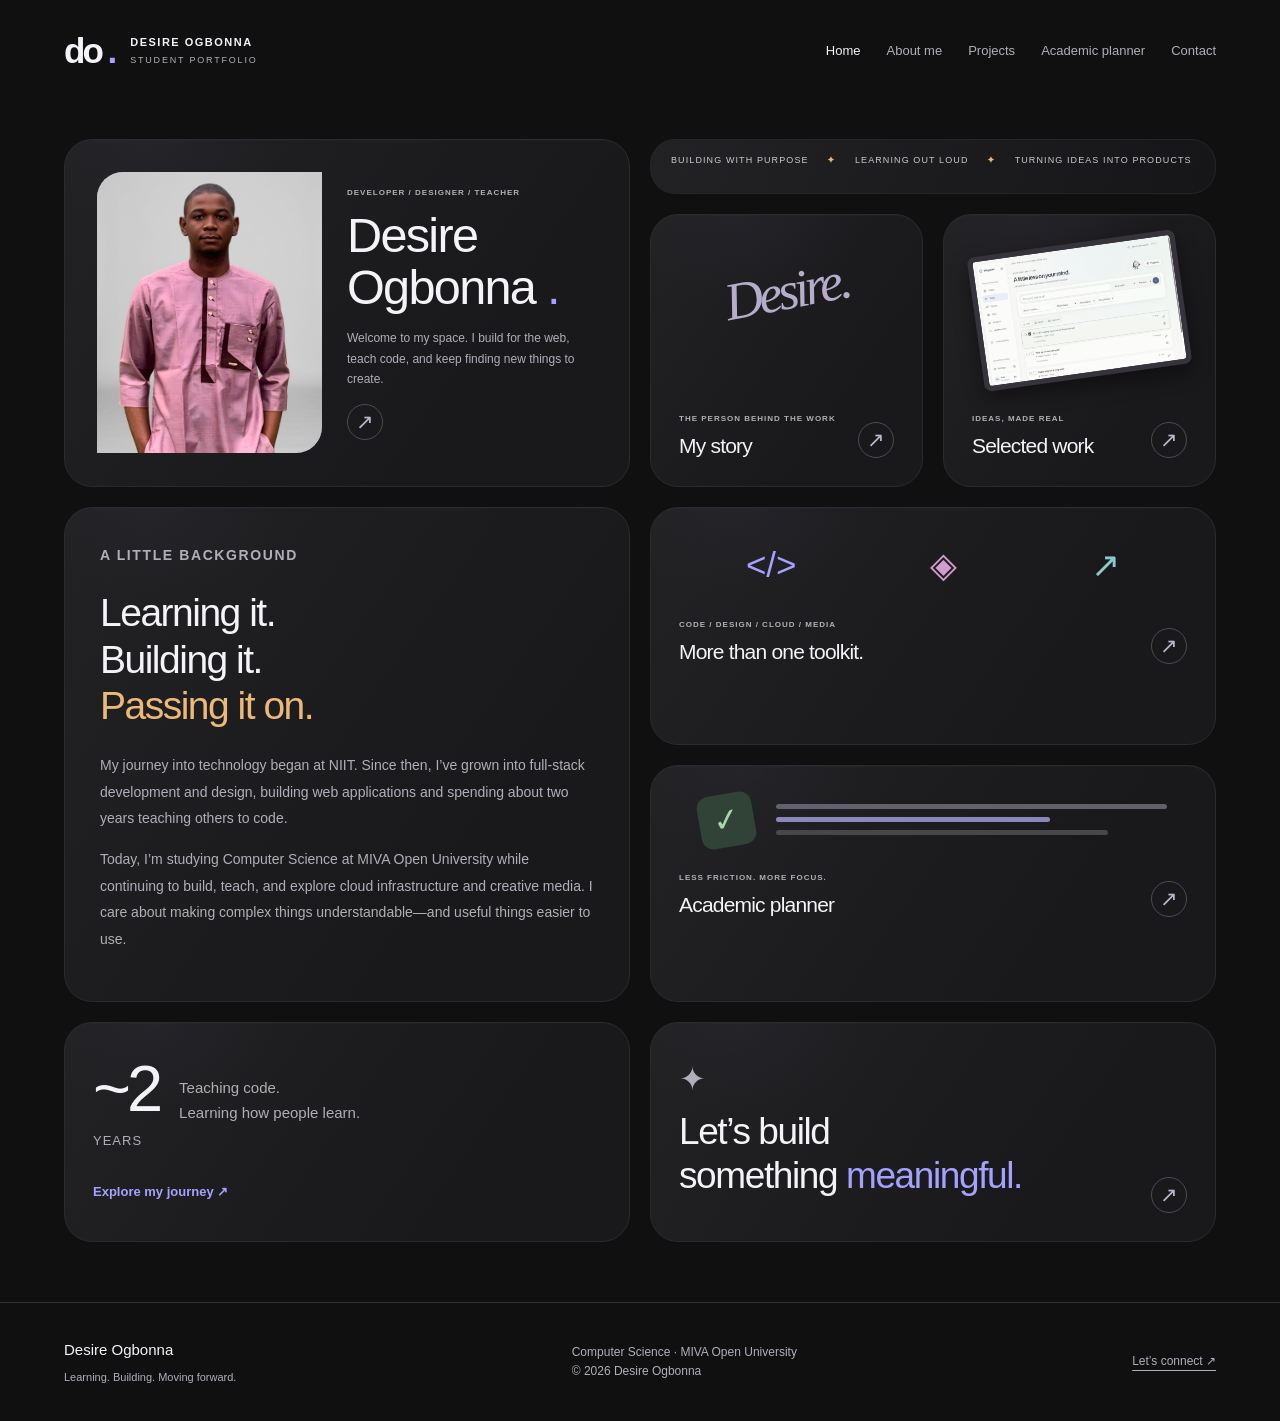
<file: index.html>
<!doctype html>
<html lang="en">
  <head>
    <meta charset="UTF-8" />
    <meta name="viewport" content="width=device-width, initial-scale=1" />
    <meta
      name="description"
      content="Desire Ogbonna, Computer Science student at MIVA Open University. Academic portfolio, projects and study planner."
    />
    <title>Home | Desire Ogbonna</title>
    <link rel="stylesheet" href="assets/styles.css?v=3" />
    <link rel="stylesheet" href="assets/studio.css?v=6" />
    <script src="assets/app.js?v=4" defer></script>
  </head>
  <body>
    <a class="skip" href="#main">Skip to content</a>
    <header class="site-header">
      <a class="brand" href="index.html?v=3">
        <span class="monogram">
          do
          <span>.</span>
        </span>
        <span>
          DESIRE OGBONNA
          <small>STUDENT PORTFOLIO</small>
        </span>
      </a>
      <button class="menu-button" aria-expanded="false" aria-controls="navigation">Menu</button>
      <nav id="navigation" aria-label="Main navigation">
        <a href="index.html?v=3" aria-current="page">Home</a>
        <a href="about.html?v=3">About me</a>
        <a href="projects.html?v=3">Projects</a>
        <a href="planner.html?v=3">Academic planner</a>
        <a href="contact.html?v=3">Contact</a>
      </nav>
    </header>
    <main id="main" class="studio-home">
      <div class="studio-grid">
        <section class="profile-card studio-card reveal">
          <div class="profile-image">
            <img
              src="assets/desire-ogbonna.jpg"
              alt="Desire Ogbonna wearing a pink traditional outfit"
              width="1080"
              height="1350"
            />
          </div>
          <div class="profile-copy">
            <p class="eyebrow">DEVELOPER / DESIGNER / TEACHER</p>
            <h1>
              Desire
              <br />
              Ogbonna
              <span>.</span>
            </h1>
            <p>
              Welcome to my space. I build for the web, teach code, and keep finding new things to
              create.
            </p>
            <a class="round-link" href="about.html?v=3" aria-label="Read more about Desire">↗</a>
          </div>
        </section>
        <div class="studio-ribbon" aria-label="Current focus">
          <span>
            BUILDING WITH PURPOSE
            <b>✦</b>
            LEARNING OUT LOUD
            <b>✦</b>
            TURNING IDEAS INTO PRODUCTS
          </span>
        </div>
        <a class="studio-card credentials-card reveal" href="about.html?v=3">
          <span class="signature" aria-hidden="true">Desire.</span>
          <div class="tile-bottom">
            <div>
              <p class="eyebrow">THE PERSON BEHIND THE WORK</p>
              <h2>My story</h2>
            </div>
            <span class="round-link" aria-hidden="true">↗</span>
          </div>
        </a>
        <a class="studio-card showcase-card reveal" href="projects.html?v=3">
          <div class="mini-browser">
            <img src="assets/tasks-after-desktop.jpg" alt="Waypoint task management interface" />
          </div>
          <div class="tile-bottom">
            <div>
              <p class="eyebrow">IDEAS, MADE REAL</p>
              <h2>Selected work</h2>
            </div>
            <span class="round-link" aria-hidden="true">↗</span>
          </div>
        </a>
        <section class="studio-card biography-card reveal">
          <p class="eyebrow">A LITTLE BACKGROUND</p>
          <h2>
            Learning it.
            <br />
            Building it.
            <br />
            <span>Passing it on.</span>
          </h2>
          <p>
            My journey into technology began at NIIT. Since then, I’ve grown into full-stack
            development and design, building web applications and spending about two years teaching
            others to code.
          </p>
          <p>
            Today, I’m studying Computer Science at MIVA Open University while continuing to build,
            teach, and explore cloud infrastructure and creative media. I care about making complex
            things understandable—and useful things easier to use.
          </p>
        </section>
        <a class="studio-card toolkit-card reveal" href="about.html?v=3#technical-skills">
          <div class="tool-art" aria-hidden="true">
            <span>&lt;/&gt;</span>
            <span>◈</span>
            <span>↗</span>
          </div>
          <div class="tile-bottom">
            <div>
              <p class="eyebrow">CODE / DESIGN / CLOUD / MEDIA</p>
              <h2>More than one toolkit.</h2>
            </div>
            <span class="round-link" aria-hidden="true">↗</span>
          </div>
        </a>
        <a class="studio-card planner-tile reveal" href="planner.html?v=3">
          <div class="planner-art" aria-hidden="true">
            <span>✓</span>
            <div>
              <i></i>
              <i></i>
              <i></i>
            </div>
          </div>
          <div class="tile-bottom">
            <div>
              <p class="eyebrow">LESS FRICTION. MORE FOCUS.</p>
              <h2>Academic planner</h2>
            </div>
            <span class="round-link" aria-hidden="true">↗</span>
          </div>
        </a>
        <section class="studio-card experience-tile reveal">
          <span class="experience-number">
            ~2
            <span>years</span>
          </span>
          <p>
            Teaching code.
            <br />
            Learning how people learn.
          </p>
          <a class="text-link" href="about.html?v=3#education">Explore my journey ↗</a>
        </section>
        <a class="studio-card connect-tile reveal" href="contact.html?v=3">
          <span class="spark-art" aria-hidden="true">✦</span>
          <h2>
            Let’s build
            <br />
            something
            <span>meaningful.</span>
          </h2>
          <span class="round-link" aria-hidden="true">↗</span>
        </a>
      </div>
    </main>
    <footer>
      <a class="footer-name" href="index.html?v=3">
        Desire Ogbonna
        <span>Learning. Building. Moving forward.</span>
      </a>
      <p>
        Computer Science · MIVA Open University
        <br />
        © 2026 Desire Ogbonna
      </p>
      <a href="contact.html?v=3">
        Let’s connect
        <span aria-hidden="true">↗</span>
      </a>
    </footer>
  </body>
</html>
</file>
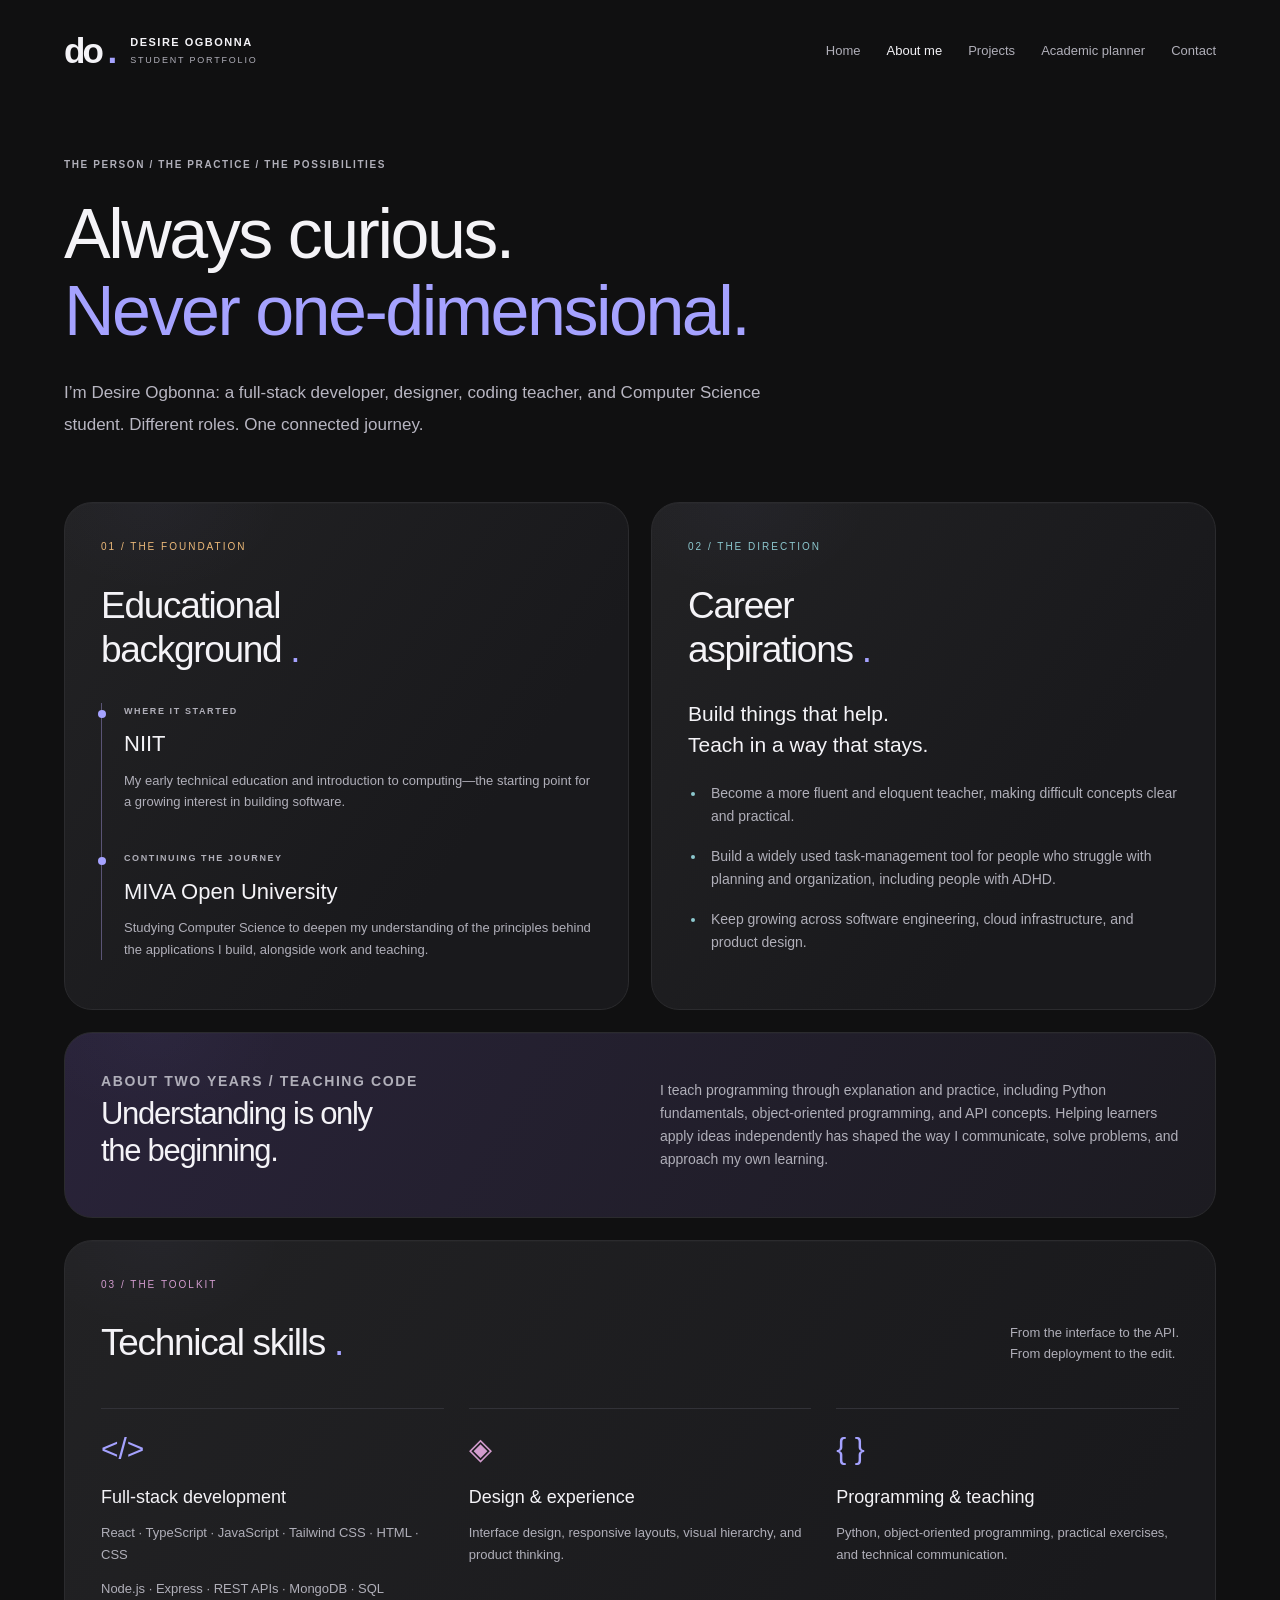
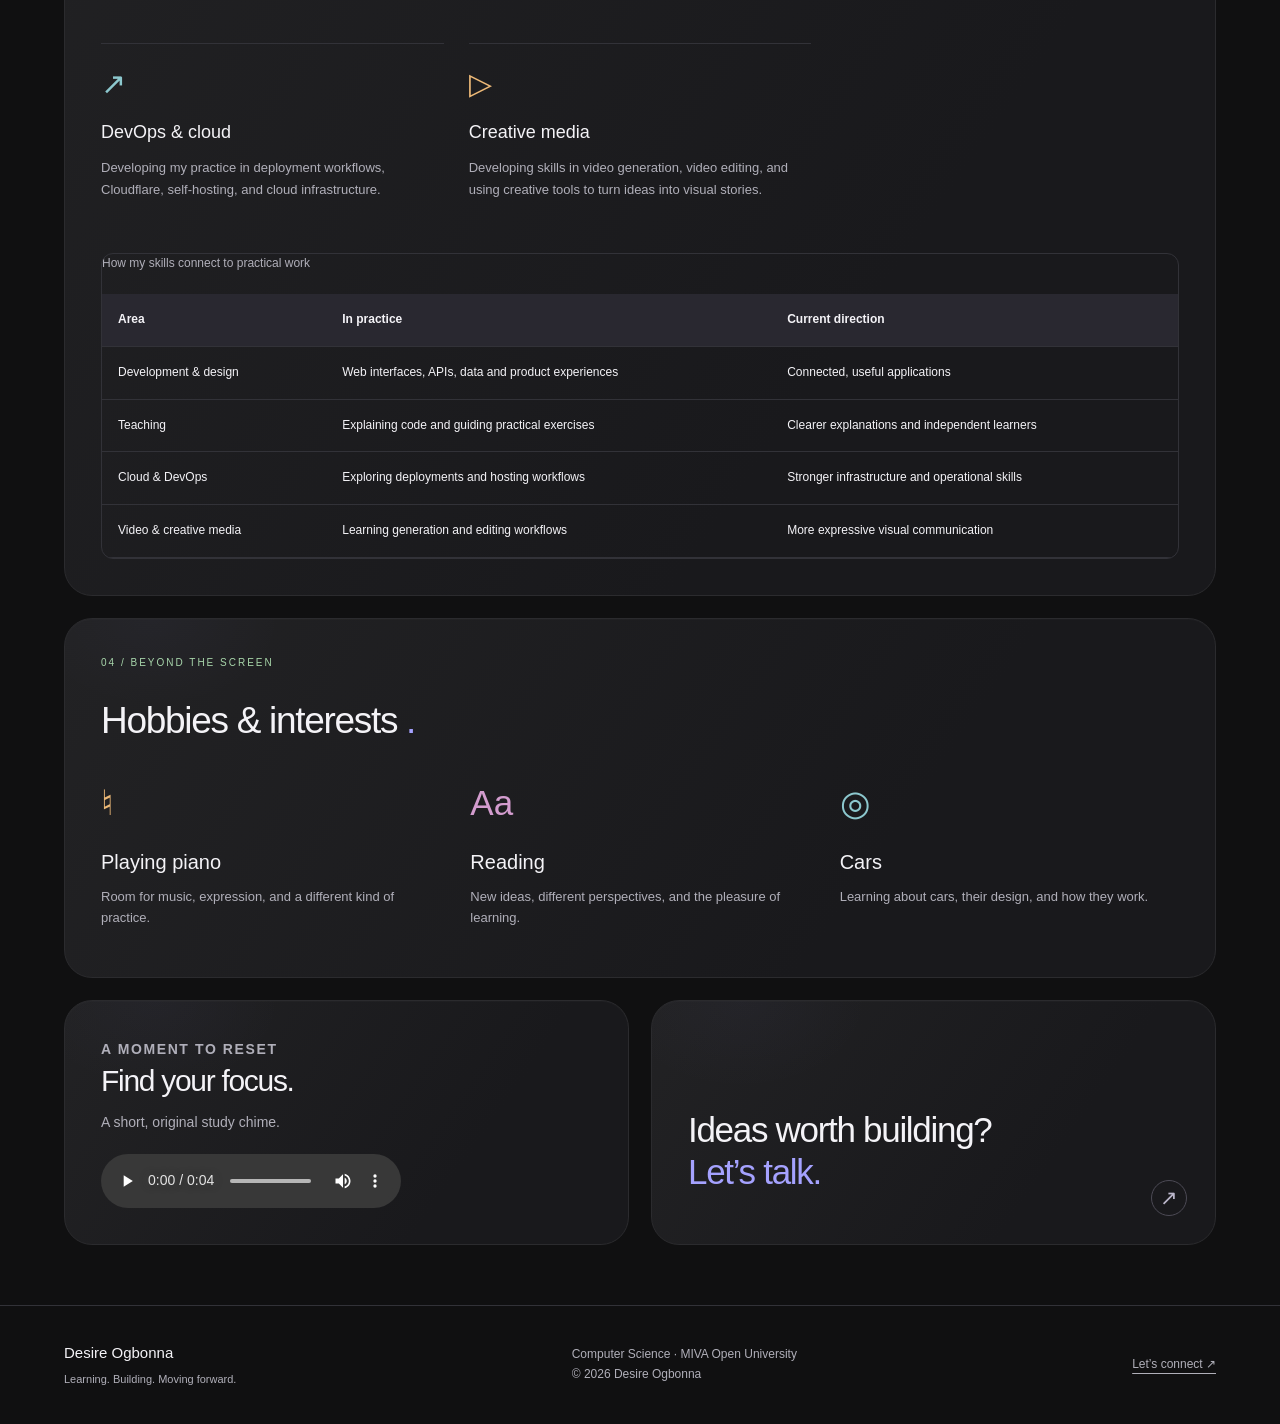
<file: about.html>
<!doctype html>
<html lang="en">
  <head>
    <meta charset="UTF-8" />
    <meta name="viewport" content="width=device-width, initial-scale=1" />
    <meta
      name="description"
      content="Desire Ogbonna, Computer Science student at MIVA Open University. Academic portfolio, projects and study planner."
    />
    <title>About me | Desire Ogbonna</title>
    <link rel="stylesheet" href="assets/styles.css?v=3" />
    <link rel="stylesheet" href="assets/studio.css?v=6" />
    <script src="assets/app.js?v=4" defer></script>
  </head>
  <body>
    <a class="skip" href="#main">Skip to content</a>
    <header class="site-header">
      <a class="brand" href="index.html?v=3">
        <span class="monogram">
          do
          <span>.</span>
        </span>
        <span>
          DESIRE OGBONNA
          <small>STUDENT PORTFOLIO</small>
        </span>
      </a>
      <button class="menu-button" aria-expanded="false" aria-controls="navigation">Menu</button>
      <nav id="navigation" aria-label="Main navigation">
        <a href="index.html?v=3">Home</a>
        <a href="about.html?v=3" aria-current="page">About me</a>
        <a href="projects.html?v=3">Projects</a>
        <a href="planner.html?v=3">Academic planner</a>
        <a href="contact.html?v=3">Contact</a>
      </nav>
    </header>
    <main id="main" class="about-studio">
      <section class="about-intro">
        <p class="eyebrow">THE PERSON / THE PRACTICE / THE POSSIBILITIES</p>
        <h1>
          Always curious.
          <br />
          <span>Never one-dimensional.</span>
        </h1>
        <p class="lead">
          I’m Desire Ogbonna: a full-stack developer, designer, coding teacher, and Computer Science
          student. Different roles. One connected journey.
        </p>
      </section>
      <div class="about-grid">
        <section id="education" class="studio-card education-card reveal">
          <div class="section-number">01 / THE FOUNDATION</div>
          <h2>
            Educational
            <br />
            background
            <span>.</span>
          </h2>
          <ol class="education-timeline">
            <li>
              <p class="eyebrow">WHERE IT STARTED</p>
              <h3>NIIT</h3>
              <p>
                My early technical education and introduction to computing—the starting point for a
                growing interest in building software.
              </p>
            </li>
            <li>
              <p class="eyebrow">CONTINUING THE JOURNEY</p>
              <h3>MIVA Open University</h3>
              <p>
                Studying Computer Science to deepen my understanding of the principles behind the
                applications I build, alongside work and teaching.
              </p>
            </li>
          </ol>
        </section>
        <section id="aspirations" class="studio-card aspirations-card reveal">
          <div class="section-number">02 / THE DIRECTION</div>
          <h2>
            Career
            <br />
            aspirations
            <span>.</span>
          </h2>
          <p class="goal-statement">
            Build things that help.
            <br />
            Teach in a way that stays.
          </p>
          <ul class="goal-list">
            <li>
              Become a more fluent and eloquent teacher, making difficult concepts clear and
              practical.
            </li>
            <li>
              Build a widely used task-management tool for people who struggle with planning and
              organization, including people with ADHD.
            </li>
            <li>
              Keep growing across software engineering, cloud infrastructure, and product design.
            </li>
          </ul>
        </section>
        <section class="studio-card teaching-card reveal">
          <div>
            <p class="eyebrow">ABOUT TWO YEARS / TEACHING CODE</p>
            <h2>
              Understanding is only
              <br />
              the beginning.
            </h2>
          </div>
          <p>
            I teach programming through explanation and practice, including Python fundamentals,
            object-oriented programming, and API concepts. Helping learners apply ideas
            independently has shaped the way I communicate, solve problems, and approach my own
            learning.
          </p>
        </section>
        <section id="technical-skills" class="studio-card skills-card reveal">
          <div class="section-number">03 / THE TOOLKIT</div>
          <div class="skills-heading">
            <h2>
              Technical skills
              <span>.</span>
            </h2>
            <p>
              From the interface to the API.
              <br />
              From deployment to the edit.
            </p>
          </div>
          <div class="skill-clusters">
            <article>
              <span class="skill-symbol" aria-hidden="true">&lt;/&gt;</span>
              <h3>Full-stack development</h3>
              <p>React · TypeScript · JavaScript · Tailwind CSS · HTML · CSS</p>
              <p>Node.js · Express · REST APIs · MongoDB · SQL</p>
            </article>
            <article>
              <span class="skill-symbol" aria-hidden="true">◈</span>
              <h3>Design &amp; experience</h3>
              <p>Interface design, responsive layouts, visual hierarchy, and product thinking.</p>
            </article>
            <article>
              <span class="skill-symbol" aria-hidden="true">{ }</span>
              <h3>Programming &amp; teaching</h3>
              <p>
                Python, object-oriented programming, practical exercises, and technical
                communication.
              </p>
            </article>
            <article>
              <span class="skill-symbol" aria-hidden="true">↗</span>
              <h3>DevOps &amp; cloud</h3>
              <p>
                Developing my practice in deployment workflows, Cloudflare, self-hosting, and cloud
                infrastructure.
              </p>
            </article>
            <article>
              <span class="skill-symbol" aria-hidden="true">▷</span>
              <h3>Creative media</h3>
              <p>
                Developing skills in video generation, video editing, and using creative tools to
                turn ideas into visual stories.
              </p>
            </article>
          </div>
          <div class="table-wrap">
            <table>
              <caption>How my skills connect to practical work</caption>
              <thead>
                <tr>
                  <th scope="col">Area</th>
                  <th scope="col">In practice</th>
                  <th scope="col">Current direction</th>
                </tr>
              </thead>
              <tbody>
                <tr>
                  <th scope="row">Development &amp; design</th>
                  <td>Web interfaces, APIs, data and product experiences</td>
                  <td>Connected, useful applications</td>
                </tr>
                <tr>
                  <th scope="row">Teaching</th>
                  <td>Explaining code and guiding practical exercises</td>
                  <td>Clearer explanations and independent learners</td>
                </tr>
                <tr>
                  <th scope="row">Cloud &amp; DevOps</th>
                  <td>Exploring deployments and hosting workflows</td>
                  <td>Stronger infrastructure and operational skills</td>
                </tr>
                <tr>
                  <th scope="row">Video &amp; creative media</th>
                  <td>Learning generation and editing workflows</td>
                  <td>More expressive visual communication</td>
                </tr>
              </tbody>
            </table>
          </div>
        </section>
        <section id="interests" class="studio-card interests-card reveal">
          <div class="section-number">04 / BEYOND THE SCREEN</div>
          <h2>
            Hobbies &amp; interests
            <span>.</span>
          </h2>
          <div class="interest-grid">
            <article>
              <span aria-hidden="true">♮</span>
              <h3>Playing piano</h3>
              <p>Room for music, expression, and a different kind of practice.</p>
            </article>
            <article>
              <span aria-hidden="true">Aa</span>
              <h3>Reading</h3>
              <p>New ideas, different perspectives, and the pleasure of learning.</p>
            </article>
            <article>
              <span aria-hidden="true">◎</span>
              <h3>Cars</h3>
              <p>Learning about cars, their design, and how they work.</p>
            </article>
          </div>
        </section>
        <section class="studio-card audio-studio reveal">
          <div>
            <p class="eyebrow">A MOMENT TO RESET</p>
            <h2>Find your focus.</h2>
            <p>A short, original study chime.</p>
          </div>
          <audio controls preload="metadata" aria-label="Original study chime">
            <source src="assets/focus-chime.wav" type="audio/wav" />
            Your browser does not support audio.
            <a href="assets/focus-chime.wav">Download the study chime</a>
            .
          </audio>
        </section>
        <a class="studio-card connect-tile reveal" href="contact.html?v=3">
          <h2>
            Ideas worth building?
            <br />
            <span>Let’s talk.</span>
          </h2>
          <span class="round-link" aria-hidden="true">↗</span>
        </a>
      </div>
    </main>
    <footer>
      <a class="footer-name" href="index.html?v=3">
        Desire Ogbonna
        <span>Learning. Building. Moving forward.</span>
      </a>
      <p>
        Computer Science · MIVA Open University
        <br />
        © 2026 Desire Ogbonna
      </p>
      <a href="contact.html?v=3">
        Let’s connect
        <span aria-hidden="true">↗</span>
      </a>
    </footer>
  </body>
</html>
</file>
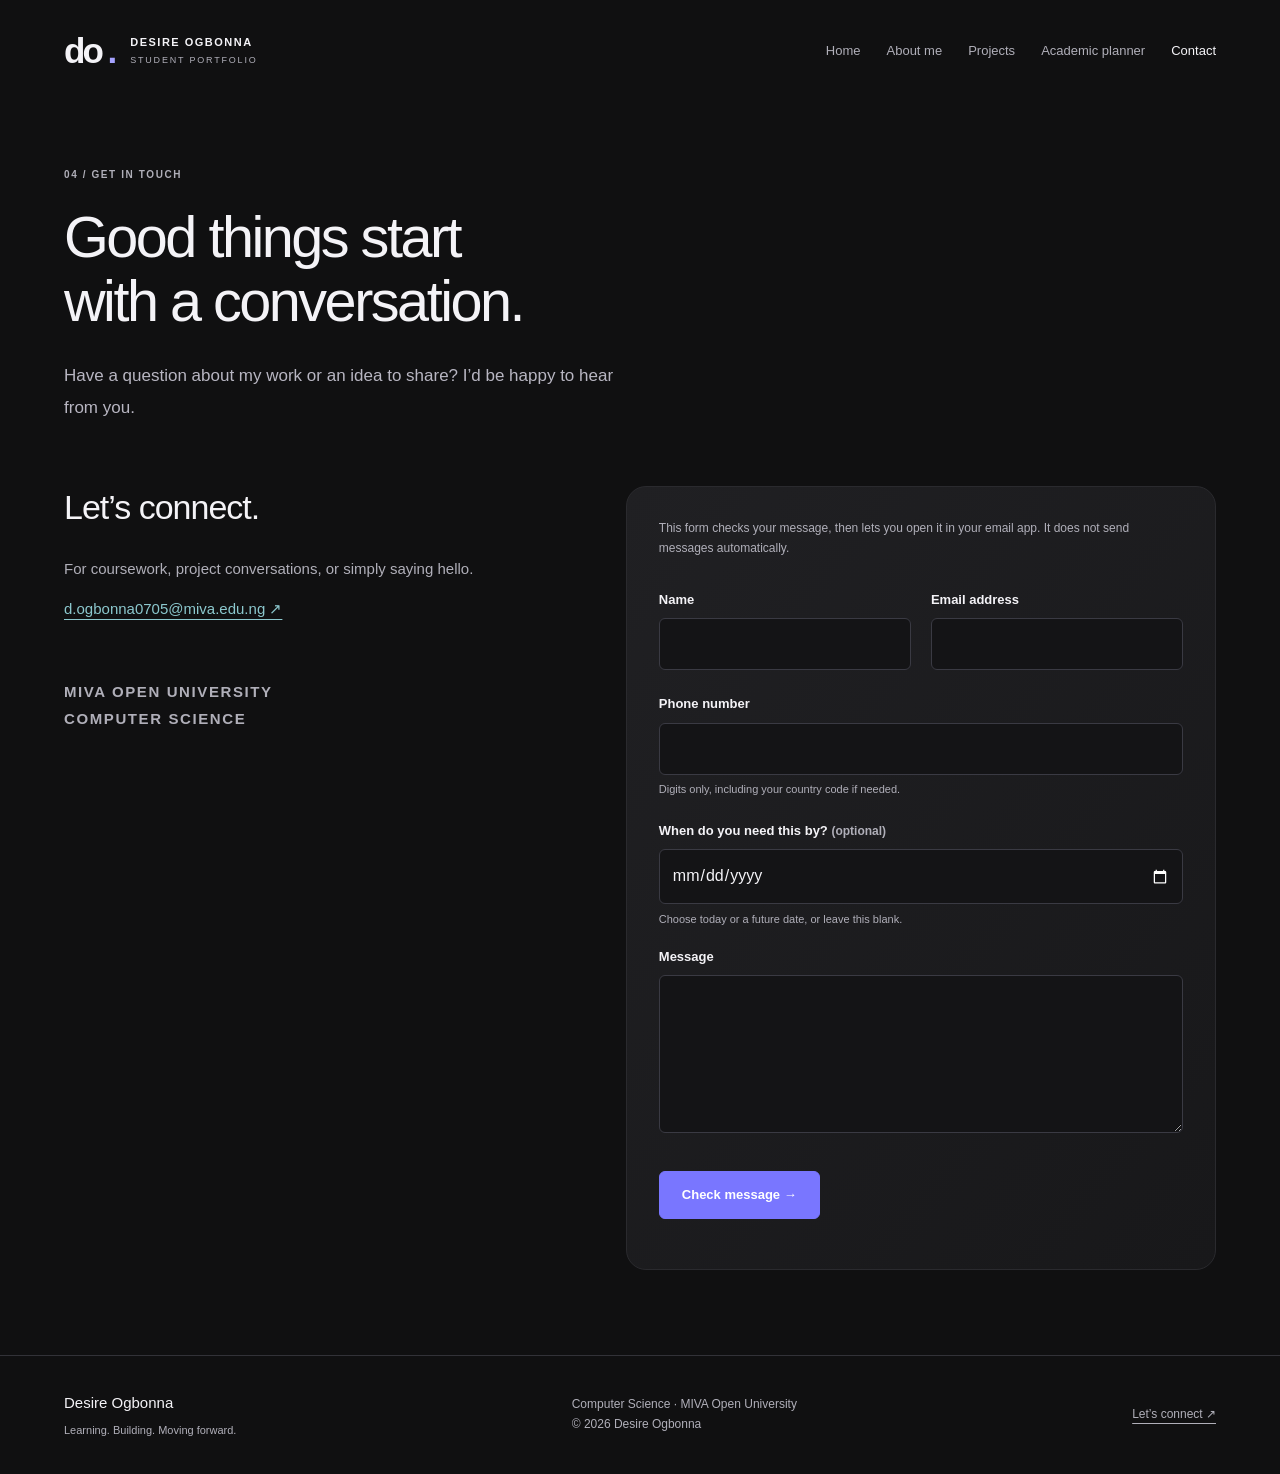
<file: contact.html>
<!doctype html>
<html lang="en">
  <head>
    <meta charset="UTF-8" />
    <meta name="viewport" content="width=device-width, initial-scale=1" />
    <meta
      name="description"
      content="Desire Ogbonna, Computer Science student at MIVA Open University. Academic portfolio, projects and study planner."
    />
    <title>Contact | Desire Ogbonna</title>
    <link rel="stylesheet" href="assets/styles.css?v=3" />
    <link rel="stylesheet" href="assets/studio.css?v=6" />
    <script src="assets/app.js?v=4" defer></script>
  </head>
  <body>
    <a class="skip" href="#main">Skip to content</a>
    <header class="site-header">
      <a class="brand" href="index.html?v=3">
        <span class="monogram">
          do
          <span>.</span>
        </span>
        <span>
          DESIRE OGBONNA
          <small>STUDENT PORTFOLIO</small>
        </span>
      </a>
      <button class="menu-button" aria-expanded="false" aria-controls="navigation">Menu</button>
      <nav id="navigation" aria-label="Main navigation">
        <a href="index.html?v=3">Home</a>
        <a href="about.html?v=3">About me</a>
        <a href="projects.html?v=3">Projects</a>
        <a href="planner.html?v=3">Academic planner</a>
        <a href="contact.html?v=3" aria-current="page">Contact</a>
      </nav>
    </header>
    <main id="main">
      <section class="page-heading">
        <p class="eyebrow">04 / GET IN TOUCH</p>
        <h1>
          Good things start
          <br />
          with a conversation.
        </h1>
        <p class="lead">
          Have a question about my work or an idea to share? I’d be happy to hear from you.
        </p>
      </section>
      <section class="contact-layout section">
        <aside>
          <h2>Let’s connect.</h2>
          <p>For coursework, project conversations, or simply saying hello.</p>
          <a class="contact-email" href="mailto:d.ogbonna0705@miva.edu.ng">
            d.ogbonna0705@miva.edu.ng ↗
          </a>
          <p class="eyebrow contact-school">
            MIVA OPEN UNIVERSITY
            <br />
            COMPUTER SCIENCE
          </p>
        </aside>
        <form id="contact-form" class="surface" novalidate>
          <p class="small">
            This form checks your message, then lets you open it in your email app. It does not send
            messages automatically.
          </p>
          <div class="form-grid">
            <div>
              <label for="name">Name</label>
              <input
                id="name"
                name="name"
                autocomplete="name"
                required
                aria-describedby="name-error"
              />
              <span class="error" id="name-error"></span>
            </div>
            <div>
              <label for="email">Email address</label>
              <input
                id="email"
                name="email"
                type="email"
                autocomplete="email"
                required
                aria-describedby="email-error"
              />
              <span class="error" id="email-error"></span>
            </div>
          </div>
          <label for="phone">Phone number</label>
          <input
            id="phone"
            name="phone"
            type="tel"
            inputmode="numeric"
            autocomplete="tel"
            required
            aria-describedby="phone-hint phone-error"
          />
          <small id="phone-hint">Digits only, including your country code if needed.</small>
          <span class="error" id="phone-error"></span>
          <label for="deadline">
            When do you need this by?
            <span class="small">(optional)</span>
          </label>
          <input
            id="deadline"
            name="deadline"
            type="date"
            aria-describedby="deadline-hint deadline-error"
          />
          <small id="deadline-hint">Choose today or a future date, or leave this blank.</small>
          <span class="error" id="deadline-error"></span>
          <label for="message">Message</label>
          <textarea
            id="message"
            name="message"
            rows="5"
            required
            aria-describedby="message-error"
          ></textarea>
          <span class="error" id="message-error"></span>
          <button class="button" type="submit">Check message →</button>
          <p id="contact-status" role="status" aria-live="polite"></p>
          <a id="email-draft" class="text-link" hidden>Open email draft ↗</a>
        </form>
      </section>
    </main>
    <footer>
      <a class="footer-name" href="index.html?v=3">
        Desire Ogbonna
        <span>Learning. Building. Moving forward.</span>
      </a>
      <p>
        Computer Science · MIVA Open University
        <br />
        © 2026 Desire Ogbonna
      </p>
      <a href="contact.html?v=3">
        Let’s connect
        <span aria-hidden="true">↗</span>
      </a>
    </footer>
  </body>
</html>
</file>
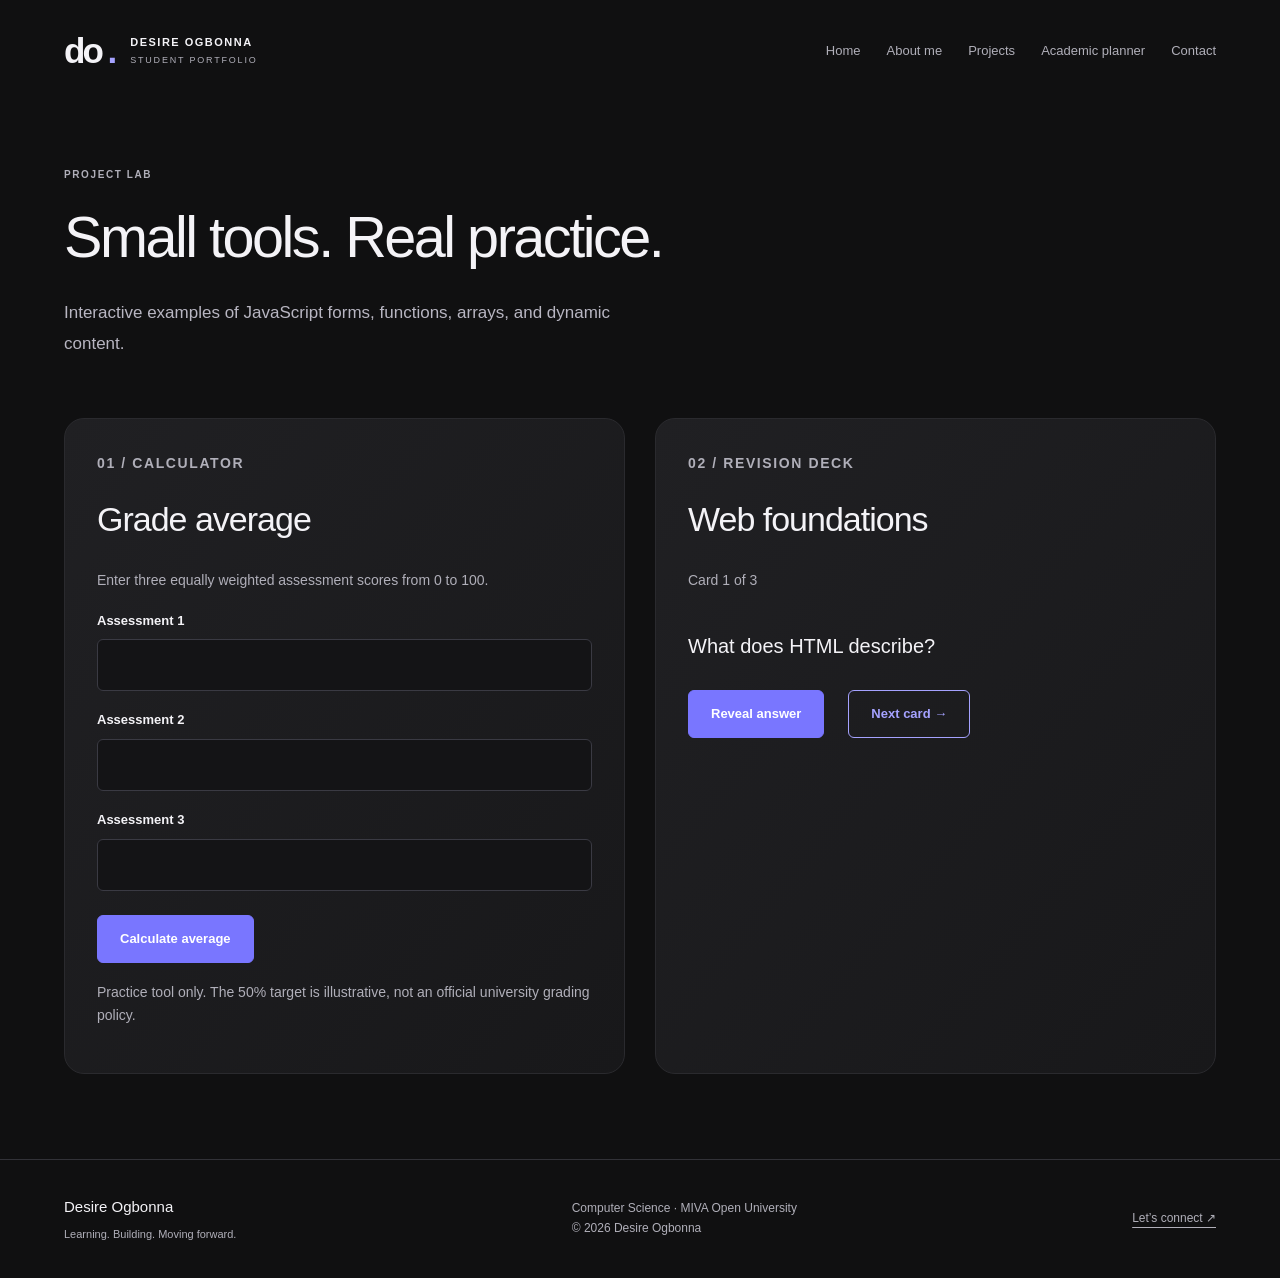
<file: demo.html>
<!doctype html>
<html lang="en">
  <head>
    <meta charset="UTF-8" />
    <meta name="viewport" content="width=device-width, initial-scale=1" />
    <meta
      name="description"
      content="Desire Ogbonna, Computer Science student at MIVA Open University. Academic portfolio, projects and study planner."
    />
    <title>Project demos | Desire Ogbonna</title>
    <link rel="stylesheet" href="assets/styles.css?v=3" />
    <link rel="stylesheet" href="assets/studio.css?v=6" />
    <script src="assets/app.js?v=4" defer></script>
  </head>
  <body>
    <a class="skip" href="#main">Skip to content</a>
    <header class="site-header">
      <a class="brand" href="index.html?v=3">
        <span class="monogram">
          do
          <span>.</span>
        </span>
        <span>
          DESIRE OGBONNA
          <small>STUDENT PORTFOLIO</small>
        </span>
      </a>
      <button class="menu-button" aria-expanded="false" aria-controls="navigation">Menu</button>
      <nav id="navigation" aria-label="Main navigation">
        <a href="index.html?v=3">Home</a>
        <a href="about.html?v=3">About me</a>
        <a href="projects.html?v=3">Projects</a>
        <a href="planner.html?v=3">Academic planner</a>
        <a href="contact.html?v=3">Contact</a>
      </nav>
    </header>
    <main id="main">
      <section class="page-heading">
        <p class="eyebrow">PROJECT LAB</p>
        <h1>Small tools. Real practice.</h1>
        <p class="lead">
          Interactive examples of JavaScript forms, functions, arrays, and dynamic content.
        </p>
      </section>
      <section class="demo-grid section">
        <article id="grades" class="surface">
          <p class="eyebrow">01 / CALCULATOR</p>
          <h2>Grade average</h2>
          <p>Enter three equally weighted assessment scores from 0 to 100.</p>
          <form id="grade-form">
            <label for="score-1">Assessment 1</label>
            <input id="score-1" type="number" min="0" max="100" step="0.01" required />
            <label for="score-2">Assessment 2</label>
            <input id="score-2" type="number" min="0" max="100" step="0.01" required />
            <label for="score-3">Assessment 3</label>
            <input id="score-3" type="number" min="0" max="100" step="0.01" required />
            <button class="button" type="submit">Calculate average</button>
            <p id="grade-result" role="status"></p>
          </form>
          <p class="small">
            Practice tool only. The 50% target is illustrative, not an official university grading
            policy.
          </p>
        </article>
        <article id="cards" class="surface">
          <p class="eyebrow">02 / REVISION DECK</p>
          <h2>Web foundations</h2>
          <p id="card-count" class="muted"></p>
          <h3 id="card-question"></h3>
          <p id="card-answer" hidden></p>
          <div class="actions">
            <button id="reveal" class="button">Reveal answer</button>
            <button id="next-card" class="secondary">Next card →</button>
          </div>
        </article>
      </section>
    </main>
    <footer>
      <a class="footer-name" href="index.html?v=3">
        Desire Ogbonna
        <span>Learning. Building. Moving forward.</span>
      </a>
      <p>
        Computer Science · MIVA Open University
        <br />
        © 2026 Desire Ogbonna
      </p>
      <a href="contact.html?v=3">
        Let’s connect
        <span aria-hidden="true">↗</span>
      </a>
    </footer>
  </body>
</html>
</file>
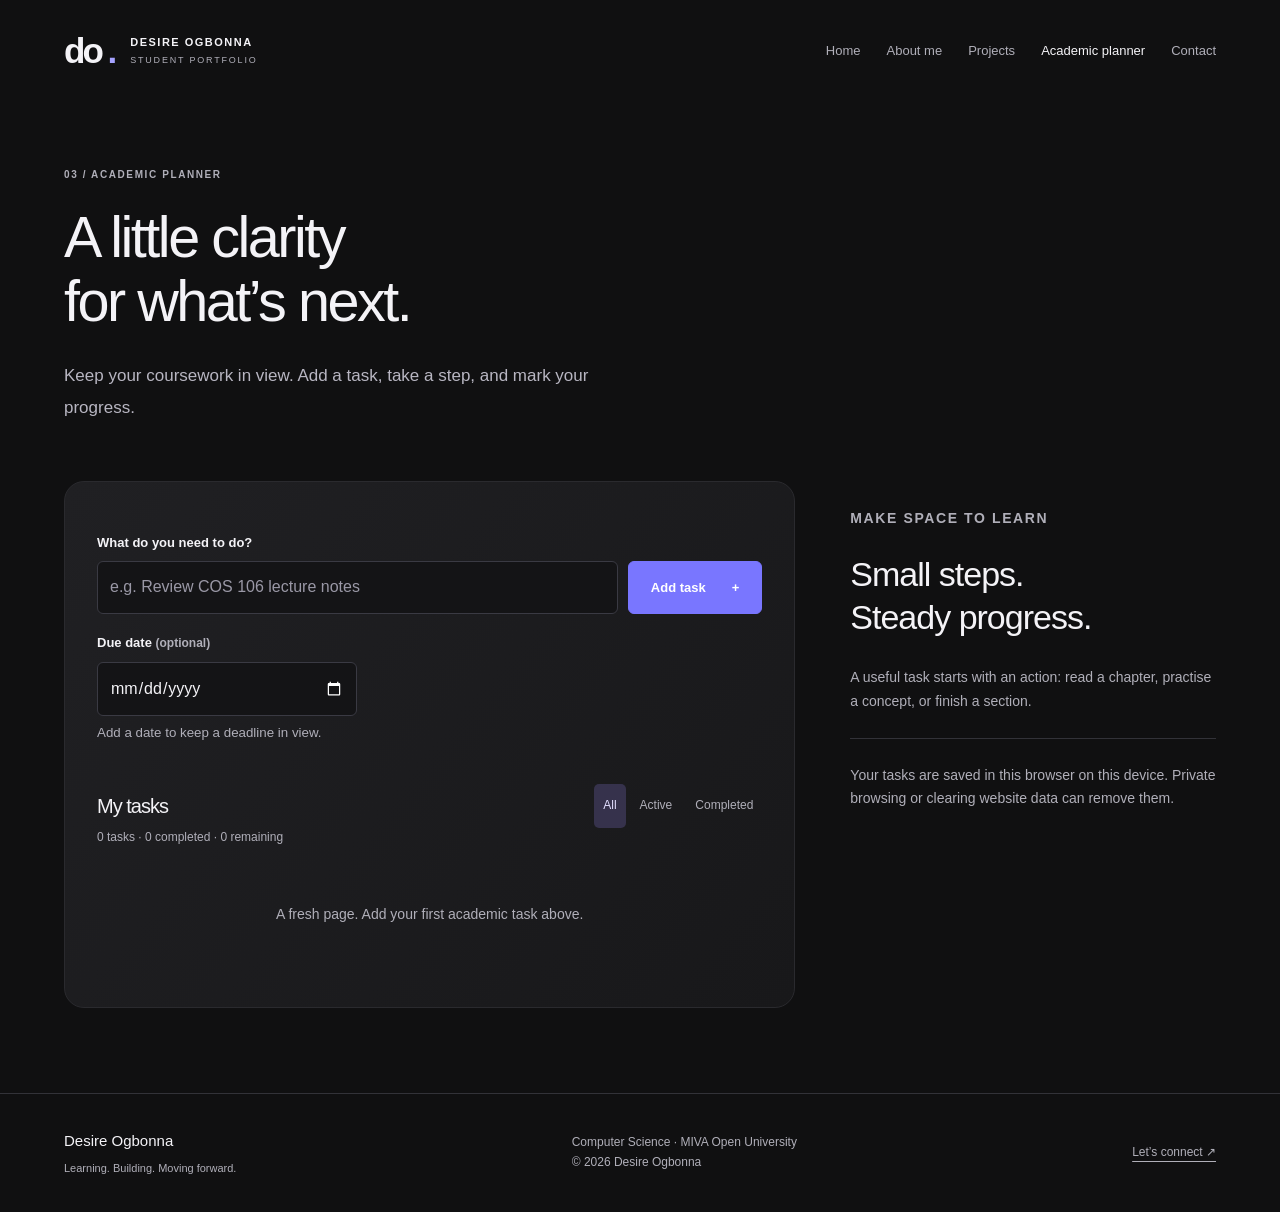
<file: planner.html>
<!doctype html>
<html lang="en">
  <head>
    <meta charset="UTF-8" />
    <meta name="viewport" content="width=device-width, initial-scale=1" />
    <meta
      name="description"
      content="Desire Ogbonna, Computer Science student at MIVA Open University. Academic portfolio, projects and study planner."
    />
    <title>Academic planner | Desire Ogbonna</title>
    <link rel="stylesheet" href="assets/styles.css?v=3" />
    <link rel="stylesheet" href="assets/studio.css?v=6" />
    <script src="assets/app.js?v=4" defer></script>
  </head>
  <body>
    <a class="skip" href="#main">Skip to content</a>
    <header class="site-header">
      <a class="brand" href="index.html?v=3">
        <span class="monogram">
          do
          <span>.</span>
        </span>
        <span>
          DESIRE OGBONNA
          <small>STUDENT PORTFOLIO</small>
        </span>
      </a>
      <button class="menu-button" aria-expanded="false" aria-controls="navigation">Menu</button>
      <nav id="navigation" aria-label="Main navigation">
        <a href="index.html?v=3">Home</a>
        <a href="about.html?v=3">About me</a>
        <a href="projects.html?v=3">Projects</a>
        <a href="planner.html?v=3" aria-current="page">Academic planner</a>
        <a href="contact.html?v=3">Contact</a>
      </nav>
    </header>
    <main id="main">
      <section class="page-heading">
        <p class="eyebrow">03 / ACADEMIC PLANNER</p>
        <h1>
          A little clarity
          <br />
          for what’s next.
        </h1>
        <p class="lead">
          Keep your coursework in view. Add a task, take a step, and mark your progress.
        </p>
      </section>
      <section class="planner-layout section">
        <div class="surface planner">
          <form id="task-form">
            <label for="task-title">What do you need to do?</label>
            <div class="input-row">
              <input
                id="task-title"
                name="title"
                placeholder="e.g. Review COS 106 lecture notes"
                maxlength="160"
                required
              />
              <button class="button" type="submit">
                Add task
                <span aria-hidden="true">+</span>
              </button>
            </div>
            <div class="task-date-field">
              <label for="task-due">
                Due date
                <span class="small">(optional)</span>
              </label>
              <input id="task-due" name="dueDate" type="date" aria-describedby="task-due-hint" />
              <small id="task-due-hint">Add a date to keep a deadline in view.</small>
            </div>
          </form>
          <div class="task-toolbar">
            <h2>My tasks</h2>
            <div class="filters" role="group" aria-label="Filter tasks">
              <button data-filter="all" aria-pressed="true">All</button>
              <button data-filter="active" aria-pressed="false">Active</button>
              <button data-filter="completed" aria-pressed="false">Completed</button>
            </div>
          </div>
          <p id="task-status" class="muted" role="status" aria-live="polite"></p>
          <ul id="task-list" class="task-list"></ul>
          <p id="task-empty" class="empty">A fresh page. Add your first academic task above.</p>
        </div>
        <aside class="planner-aside">
          <p class="eyebrow">MAKE SPACE TO LEARN</p>
          <h2>
            Small steps.
            <br />
            Steady progress.
          </h2>
          <p>
            A useful task starts with an action: read a chapter, practise a concept, or finish a
            section.
          </p>
          <hr />
          <p class="small">
            Your tasks are saved in this browser on this device. Private browsing or clearing
            website data can remove them.
          </p>
          <p id="storage-status" class="small" role="status"></p>
        </aside>
      </section>
    </main>
    <footer>
      <a class="footer-name" href="index.html?v=3">
        Desire Ogbonna
        <span>Learning. Building. Moving forward.</span>
      </a>
      <p>
        Computer Science · MIVA Open University
        <br />
        © 2026 Desire Ogbonna
      </p>
      <a href="contact.html?v=3">
        Let’s connect
        <span aria-hidden="true">↗</span>
      </a>
    </footer>
  </body>
</html>
</file>
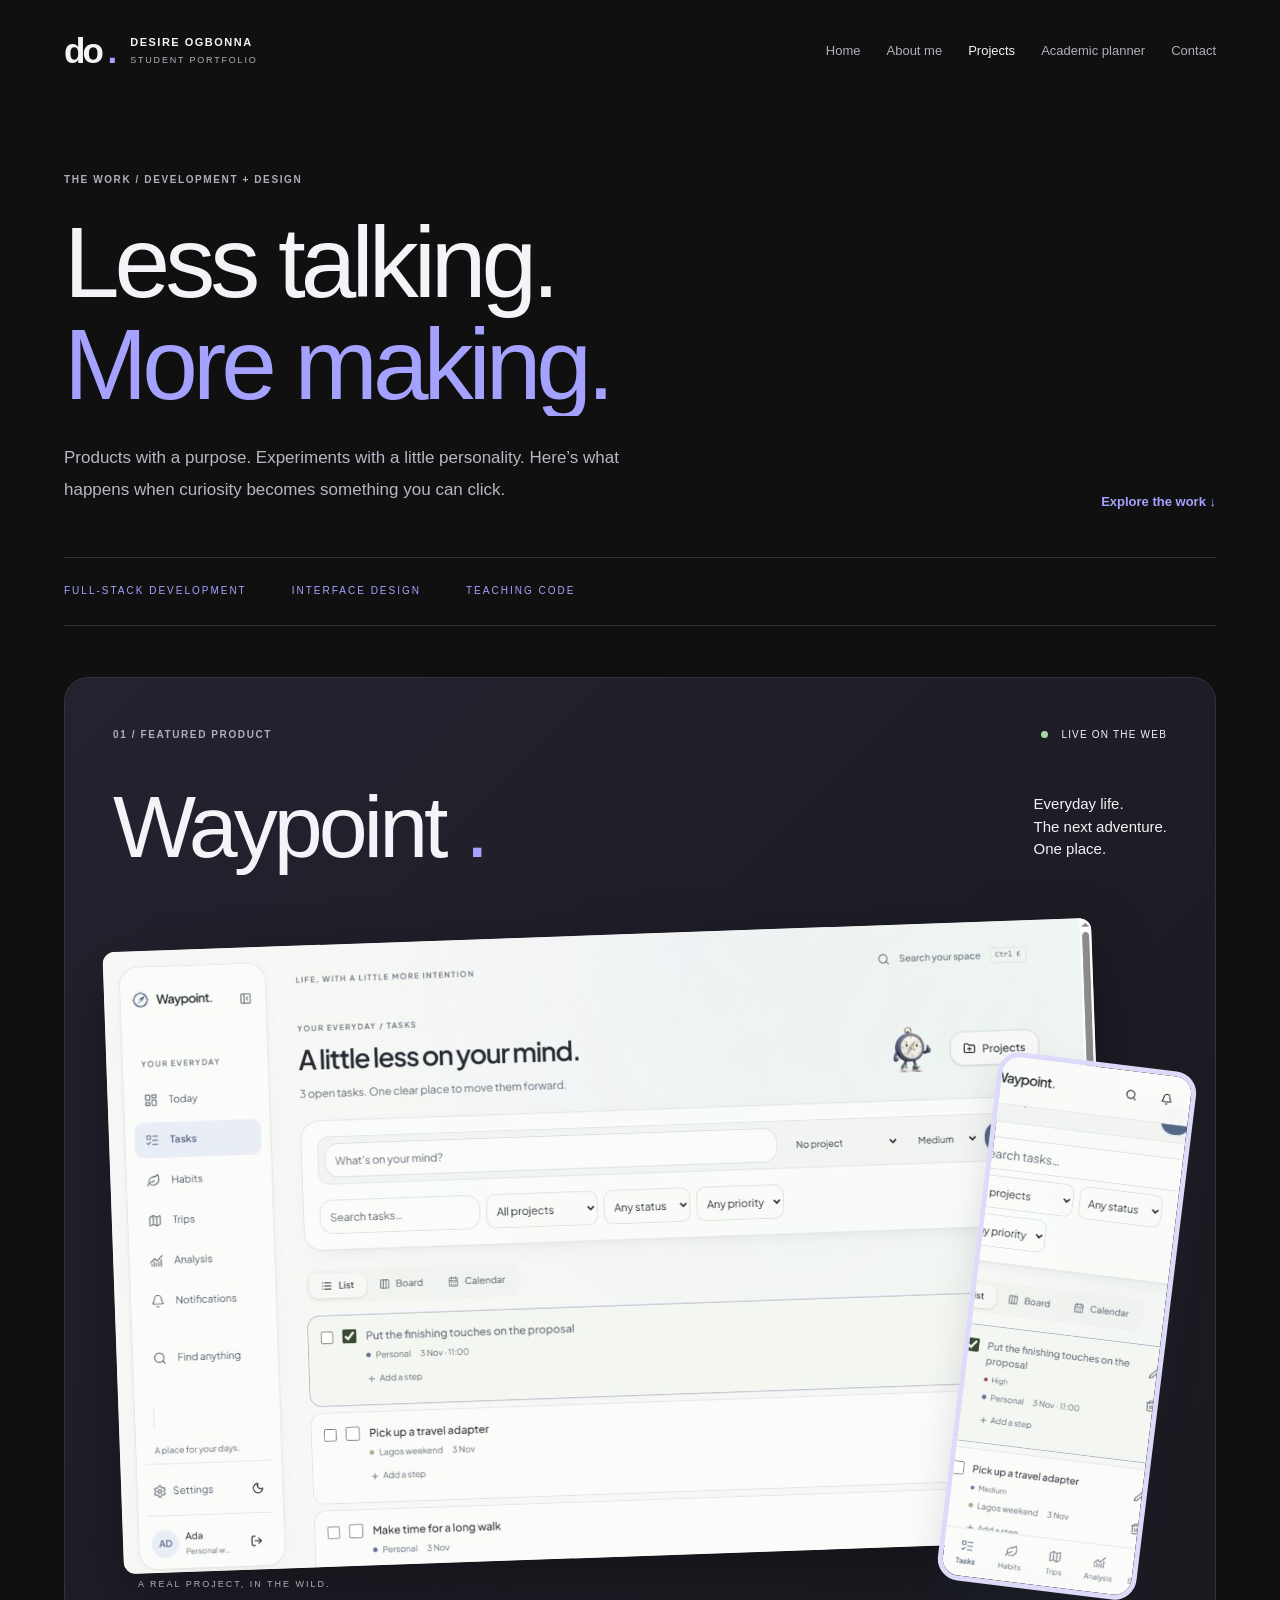
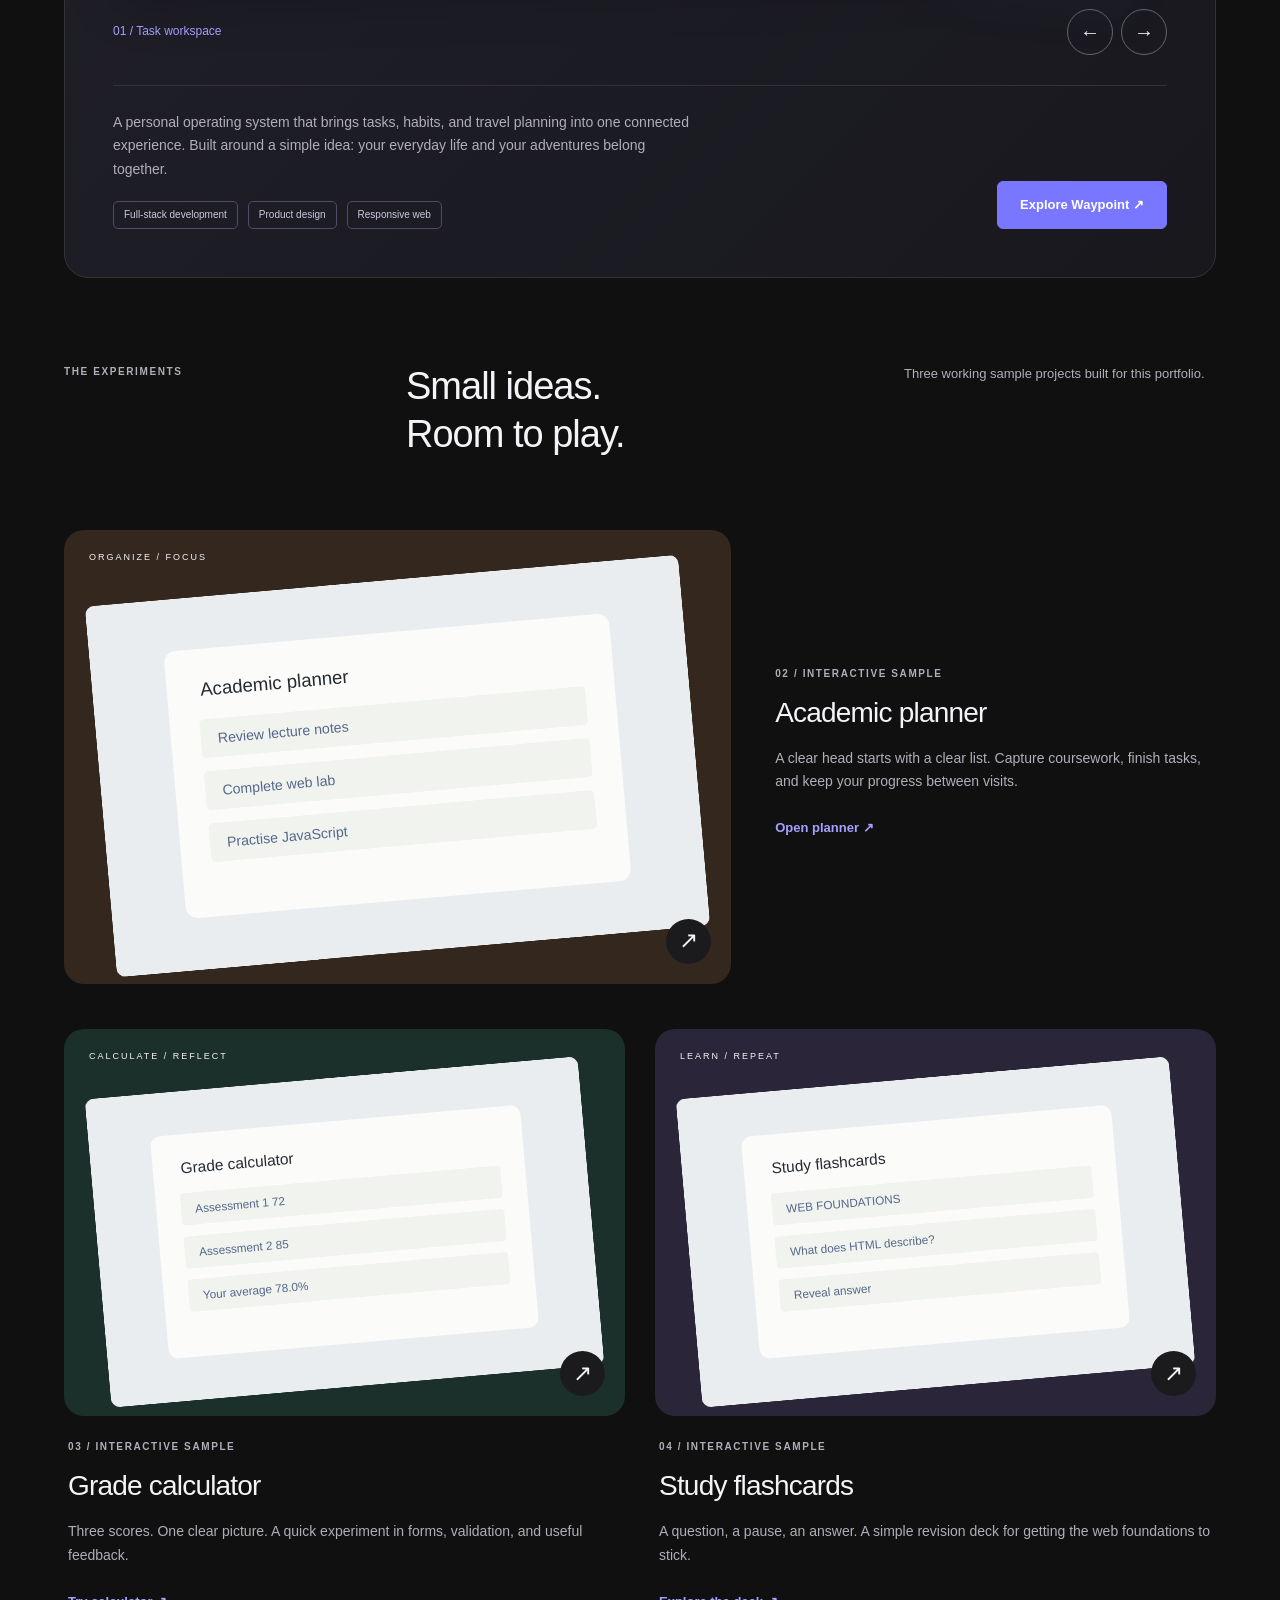
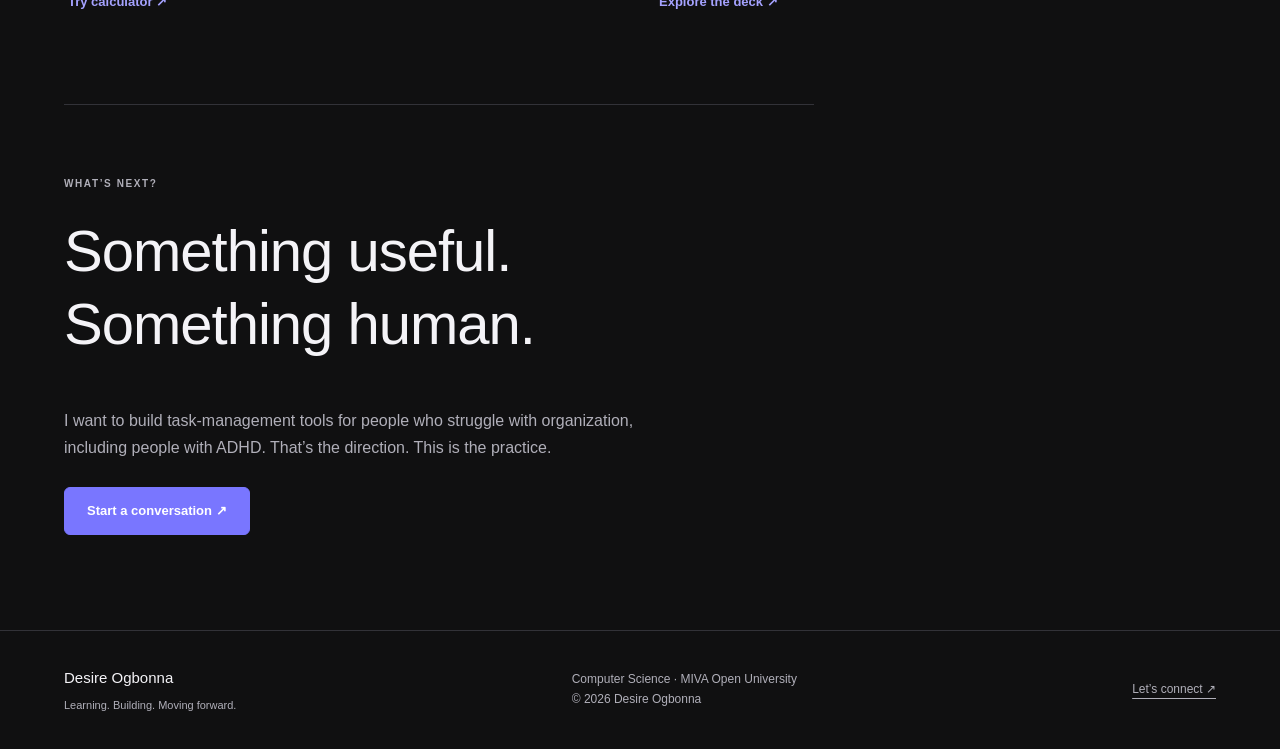
<file: projects.html>
<!doctype html>
<html lang="en">
  <head>
    <meta charset="UTF-8" />
    <meta name="viewport" content="width=device-width, initial-scale=1" />
    <meta
      name="description"
      content="Desire Ogbonna, Computer Science student at MIVA Open University. Academic portfolio, projects and study planner."
    />
    <title>Projects | Desire Ogbonna</title>
    <link rel="stylesheet" href="assets/styles.css?v=3" />
    <link rel="stylesheet" href="assets/studio.css?v=6" />
    <script src="assets/app.js?v=4" defer></script>
  </head>
  <body>
    <a class="skip" href="#main">Skip to content</a>
    <header class="site-header">
      <a class="brand" href="index.html?v=3">
        <span class="monogram">
          do
          <span>.</span>
        </span>
        <span>
          DESIRE OGBONNA
          <small>STUDENT PORTFOLIO</small>
        </span>
      </a>
      <button class="menu-button" aria-expanded="false" aria-controls="navigation">Menu</button>
      <nav id="navigation" aria-label="Main navigation">
        <a href="index.html?v=3">Home</a>
        <a href="about.html?v=3">About me</a>
        <a href="projects.html?v=3" aria-current="page">Projects</a>
        <a href="planner.html?v=3">Academic planner</a>
        <a href="contact.html?v=3">Contact</a>
      </nav>
    </header>
    <main id="main" class="work-page">
      <section class="page-heading work-heading">
        <p class="eyebrow">THE WORK / DEVELOPMENT + DESIGN</p>
        <h1>
          Less talking.
          <br />
          <span>More making.</span>
        </h1>
        <div class="work-intro">
          <p class="lead">
            Products with a purpose. Experiments with a little personality. Here’s what happens when
            curiosity becomes something you can click.
          </p>
          <a class="text-link" href="#selected-work">Explore the work ↓</a>
        </div>
        <div class="discipline-strip" aria-label="Areas of practice">
          <span>FULL-STACK DEVELOPMENT</span>
          <span>INTERFACE DESIGN</span>
          <span>TEACHING CODE</span>
        </div>
      </section>
      <section class="section selected-work" id="selected-work">
        <article class="featured-work reveal">
          <div class="feature-top">
            <p class="eyebrow">01 / FEATURED PRODUCT</p>
            <span class="live-label">
              <span class="dot"></span>
              LIVE ON THE WEB
            </span>
          </div>
          <div class="feature-title">
            <h2>
              Waypoint
              <span>.</span>
            </h2>
            <p>
              Everyday life.
              <br />
              The next adventure.
              <br />
              One place.
            </p>
          </div>
          <div class="work-gallery" aria-label="Waypoint screenshots">
            <a
              class="gallery-link"
              href="https://travel-task-habit-flow.vercel.app/"
              target="_blank"
              rel="noopener noreferrer"
              aria-label="Visit Waypoint, opens in a new tab"
            >
              <img
                id="waypoint-screen"
                src="assets/tasks-after-desktop.jpg"
                alt="Waypoint task workspace with task organization and progress controls"
                width="1265"
                height="795"
              />
            </a>
            <img
              class="phone-shot"
              src="assets/tasks-after-mobile.jpg"
              alt="Waypoint task workspace on mobile"
              width="390"
              height="844"
            />
            <span class="image-label">A REAL PROJECT, IN THE WILD.</span>
          </div>
          <div class="gallery-controls">
            <p id="gallery-caption" aria-live="polite">01 / Task workspace</p>
            <div>
              <button type="button" id="gallery-prev" aria-label="Previous Waypoint screenshot">
                ←
              </button>
              <button type="button" id="gallery-next" aria-label="Next Waypoint screenshot">
                →
              </button>
            </div>
          </div>
          <div class="feature-description">
            <div>
              <p>
                A personal operating system that brings tasks, habits, and travel planning into one
                connected experience. Built around a simple idea: your everyday life and your
                adventures belong together.
              </p>
              <ul class="project-tags">
                <li>Full-stack development</li>
                <li>Product design</li>
                <li>Responsive web</li>
              </ul>
            </div>
            <a
              class="button"
              href="https://travel-task-habit-flow.vercel.app/"
              target="_blank"
              rel="noopener noreferrer"
            >
              Explore Waypoint ↗
            </a>
          </div>
        </article>
        <div class="work-section-title reveal">
          <p class="eyebrow">THE EXPERIMENTS</p>
          <h2>
            Small ideas.
            <br />
            Room to play.
          </h2>
          <p>Three working sample projects built for this portfolio.</p>
        </div>
        <div class="experiment-grid">
          <article class="experiment reveal planner-work">
            <a class="experiment-art" href="planner.html?v=3">
              <span class="art-label">ORGANIZE / FOCUS</span>
              <img
                src="assets/planner.svg"
                alt="Interface illustration for academic planner"
                width="800"
                height="500"
                loading="lazy"
              />
              <span class="art-arrow" aria-hidden="true">↗</span>
            </a>
            <div class="experiment-copy">
              <p class="eyebrow">02 / INTERACTIVE SAMPLE</p>
              <h3>Academic planner</h3>
              <p>
                A clear head starts with a clear list. Capture coursework, finish tasks, and keep
                your progress between visits.
              </p>
              <a class="text-link" href="planner.html?v=3">Open planner ↗</a>
            </div>
          </article>
          <article class="experiment reveal grades-work">
            <a class="experiment-art" href="demo.html?v=3#grades">
              <span class="art-label">CALCULATE / REFLECT</span>
              <img
                src="assets/grades.svg"
                alt="Interface illustration for grade calculator"
                width="800"
                height="500"
                loading="lazy"
              />
              <span class="art-arrow" aria-hidden="true">↗</span>
            </a>
            <div class="experiment-copy">
              <p class="eyebrow">03 / INTERACTIVE SAMPLE</p>
              <h3>Grade calculator</h3>
              <p>
                Three scores. One clear picture. A quick experiment in forms, validation, and useful
                feedback.
              </p>
              <a class="text-link" href="demo.html?v=3#grades">Try calculator ↗</a>
            </div>
          </article>
          <article class="experiment reveal cards-work">
            <a class="experiment-art" href="demo.html?v=3#cards">
              <span class="art-label">LEARN / REPEAT</span>
              <img
                src="assets/cards.svg"
                alt="Interface illustration for study flashcards"
                width="800"
                height="500"
                loading="lazy"
              />
              <span class="art-arrow" aria-hidden="true">↗</span>
            </a>
            <div class="experiment-copy">
              <p class="eyebrow">04 / INTERACTIVE SAMPLE</p>
              <h3>Study flashcards</h3>
              <p>
                A question, a pause, an answer. A simple revision deck for getting the web
                foundations to stick.
              </p>
              <a class="text-link" href="demo.html?v=3#cards">Explore the deck ↗</a>
            </div>
          </article>
        </div>
        <section class="work-outro reveal">
          <p class="eyebrow">WHAT’S NEXT?</p>
          <h2>
            Something useful.
            <br />
            Something human.
          </h2>
          <p>
            I want to build task-management tools for people who struggle with organization,
            including people with ADHD. That’s the direction. This is the practice.
          </p>
          <a class="button" href="contact.html?v=3">Start a conversation ↗</a>
        </section>
      </section>
    </main>
    <footer>
      <a class="footer-name" href="index.html?v=3">
        Desire Ogbonna
        <span>Learning. Building. Moving forward.</span>
      </a>
      <p>
        Computer Science · MIVA Open University
        <br />
        © 2026 Desire Ogbonna
      </p>
      <a href="contact.html?v=3">
        Let’s connect
        <span aria-hidden="true">↗</span>
      </a>
    </footer>
  </body>
</html>
</file>
<file: assets/styles.css>
:root {
  --canvas: #f7f8f5;
  --surface: #fbfcfa;
  --ink: #252a31;
  --muted: #626c78;
  --indigo: #556789;
  --soft: #e9edf5;
  --sage: #e7eee1;
  --success: #48633e;
  --border: #dde3e5;
  --error: #a43232;
  --radius: 20px;
  --space: clamp(24px, 5vw, 72px);
}
* {
  box-sizing: border-box;
}
body {
  margin: 0;
  background: var(--canvas);
  color: var(--ink);
  font-family: Arial, Helvetica, sans-serif;
  line-height: 1.65;
}
a {
  color: inherit;
  text-underline-offset: 5px;
}
button,
input,
textarea {
  font: inherit;
}
button,
a,
input,
textarea {
  touch-action: manipulation;
}
button,
a {
  transition:
    background 0.2s,
    color 0.2s,
    border-color 0.2s;
}
button {
  cursor: pointer;
}
button:focus-visible,
a:focus-visible,
input:focus-visible,
textarea:focus-visible,
audio:focus-visible {
  outline: 3px solid var(--indigo);
  outline-offset: 4px;
}
[hidden] {
  display: none !important;
}
.skip {
  position: absolute;
  top: -100px;
  left: 20px;
  background: var(--ink);
  color: var(--surface);
  padding: 12px;
  z-index: 5;
}
.skip:focus {
  top: 10px;
}
.site-header,
main,
footer {
  max-width: 1320px;
  margin-inline: auto;
}
.site-header {
  padding: 26px var(--space);
  display: flex;
  align-items: center;
  justify-content: space-between;
  gap: 30px;
  border-bottom: 1px solid var(--border);
}
.brand {
  display: flex;
  align-items: center;
  gap: 16px;
  text-decoration: none;
  font-size: 11px;
  letter-spacing: 1.5px;
  font-weight: 700;
  line-height: 1.5;
}
.brand small {
  display: block;
  color: var(--muted);
  font-size: 9px;
  font-weight: 400;
  letter-spacing: 1.8px;
  margin-top: 3px;
}
.monogram {
  font-size: 35px;
  letter-spacing: -3px;
  line-height: 1;
}
.monogram span {
  color: var(--indigo);
}
nav {
  display: flex;
  align-items: center;
  gap: 26px;
}
nav a {
  font-size: 13px;
  text-decoration: none;
  padding-block: 10px;
  color: var(--muted);
}
nav a:hover,
nav a[aria-current] {
  color: var(--indigo);
}
nav a[aria-current] {
  border-bottom: 2px solid var(--indigo);
}
.menu-button {
  display: none;
}
.hero {
  padding: 74px var(--space) 68px;
  display: grid;
  grid-template-columns: 1.3fr 0.85fr;
  align-items: center;
  gap: 70px;
}
.eyebrow {
  font-size: 10px;
  font-weight: 700;
  letter-spacing: 2px;
  color: var(--indigo);
  line-height: 1.8;
  margin: 0 0 22px;
}
.dot {
  display: inline-block;
  width: 7px;
  height: 7px;
  background: var(--success);
  border-radius: 50%;
  margin-right: 9px;
}
h1,
h2,
h3,
p {
  margin-top: 0;
}
h1 {
  font-size: clamp(42px, 5vw, 68px);
  font-weight: 500;
  line-height: 1.1;
  letter-spacing: -2.5px;
  margin-bottom: 27px;
}
h1 span {
  color: var(--indigo);
}
h2 {
  font-size: clamp(25px, 3vw, 34px);
  line-height: 1.25;
  letter-spacing: -1px;
  font-weight: 500;
}
h3 {
  font-size: 20px;
  font-weight: 500;
  line-height: 1.4;
}
.lead {
  font-size: 17px;
  color: var(--muted);
  max-width: 550px;
  line-height: 1.85;
}
.actions {
  display: flex;
  flex-wrap: wrap;
  gap: 24px;
  align-items: center;
  margin-top: 30px;
}
.button,
.secondary {
  display: inline-flex;
  justify-content: center;
  align-items: center;
  gap: 26px;
  min-height: 48px;
  padding: 12px 22px;
  background: var(--indigo);
  color: var(--surface);
  text-decoration: none;
  border: 1px solid var(--indigo);
  border-radius: 6px;
  font-size: 13px;
  font-weight: 600;
}
.button:hover {
  background: var(--ink);
  border-color: var(--ink);
}
.secondary {
  background: transparent;
  color: var(--indigo);
}
.text-link {
  font-size: 13px;
  text-decoration: none;
  font-weight: 600;
  color: var(--indigo);
  display: inline-block;
  padding-block: 10px;
}
.text-link:hover {
  text-decoration: underline;
}
.hero-note {
  font-size: 11px;
  color: var(--muted);
  margin: 43px 0 0;
}
.portrait {
  margin: 0;
  max-width: 420px;
  justify-self: end;
  width: 100%;
}
.portrait img {
  display: block;
  width: 100%;
  aspect-ratio: 7/7.6;
  object-fit: cover;
  border-radius: var(--radius) var(--radius) 0 0;
}
.portrait figcaption {
  background: var(--surface);
  border: 1px solid var(--border);
  border-top: 0;
  border-radius: 0 0 var(--radius) var(--radius);
  padding: 19px 24px;
  display: flex;
  align-items: center;
  justify-content: space-between;
  gap: 14px;
}
.portrait figcaption span {
  font-size: 10px;
  letter-spacing: 1.5px;
}
.portrait small {
  font-size: 11px;
  color: var(--muted);
}
.intro-band {
  border-block: 1px solid var(--border);
  margin-inline: var(--space);
  padding-block: 36px;
  display: grid;
  grid-template-columns: 0.7fr 1.2fr 1.2fr;
  gap: 40px;
  align-items: start;
}
.intro-band h2 {
  font-size: 25px;
  margin: 0;
}
.intro-band p:last-child {
  font-size: 13px;
  color: var(--muted);
  margin: 0;
}
.intro-band .eyebrow {
  margin-top: 5px;
}
.section {
  padding: 60px var(--space);
}
.section-heading {
  display: flex;
  justify-content: space-between;
  align-items: end;
  gap: 20px;
  margin-bottom: 30px;
}
.section-heading h2 {
  margin: 0;
}
.section-heading .eyebrow {
  margin-bottom: 10px;
}
.path-grid {
  display: grid;
  grid-template-columns: repeat(3, 1fr);
  gap: 30px;
}
.path-grid > a {
  padding: 25px 0;
  border-top: 1px solid var(--border);
  text-decoration: none;
}
.number {
  font-size: 10px;
  letter-spacing: 1.8px;
  color: var(--indigo);
}
.path-grid h3 {
  margin: 20px 0 10px;
}
.path-grid p {
  font-size: 13px;
  color: var(--muted);
}
.path-grid > a > span:last-child {
  font-size: 24px;
  color: var(--indigo);
}
footer {
  padding: 35px var(--space);
  border-top: 1px solid var(--border);
  display: flex;
  justify-content: space-between;
  align-items: center;
  gap: 30px;
  font-size: 12px;
  color: var(--muted);
}
footer p {
  margin: 0;
}
.footer-name {
  color: var(--ink);
  text-decoration: none;
  font-size: 15px;
}
.footer-name span {
  display: block;
  color: var(--muted);
  font-size: 11px;
  margin-top: 5px;
}
.page-heading {
  padding: 65px var(--space) 16px;
}
.page-heading h1 {
  font-size: clamp(40px, 4.5vw, 58px);
}
.about-layout,
.contact-layout {
  display: grid;
  grid-template-columns: 1.2fr 1fr;
  gap: 80px;
  padding-top: 30px;
}
.about-layout p,
.contact-layout aside p {
  color: var(--muted);
  font-size: 15px;
}
.about-layout h3 {
  margin-top: 35px;
}
.surface {
  background: var(--surface);
  border: 1px solid var(--border);
  border-radius: var(--radius);
  padding: 32px;
}
.about-layout aside {
  align-self: start;
}
dl {
  margin: 0;
}
dt {
  font-size: 11px;
  color: var(--muted);
  margin-top: 20px;
}
dd {
  margin: 2px 0 0;
  font-size: 14px;
  overflow-wrap: anywhere;
}
.table-wrap {
  overflow-x: auto;
}
table {
  width: 100%;
  border-collapse: collapse;
  font-size: 14px;
  text-align: left;
}
caption {
  text-align: left;
  color: var(--muted);
  font-size: 12px;
  margin-bottom: 20px;
}
td,
th {
  border-bottom: 1px solid var(--border);
  padding: 18px 16px;
}
thead {
  background: var(--soft);
}
tbody th {
  font-weight: 500;
}
.audio-block {
  display: flex;
  justify-content: space-between;
  gap: 30px;
  align-items: center;
  background: var(--sage);
  padding: 28px 32px;
  border-radius: 12px;
  margin-top: 45px;
}
.audio-block h3 {
  margin-bottom: 5px;
}
.audio-block p {
  font-size: 13px;
  color: var(--muted);
  margin: 0;
}
audio {
  max-width: 100%;
}
.projects {
  padding-top: 20px;
}
.project {
  display: grid;
  grid-template-columns: 1.1fr 1fr;
  gap: 55px;
  align-items: center;
  padding: 40px 0;
  border-bottom: 1px solid var(--border);
}
.project-image img {
  width: 100%;
  height: auto;
  display: block;
  border-radius: 14px;
}
.project-copy h2 {
  font-size: 30px;
}
.project-copy > p:not(.eyebrow) {
  font-size: 14px;
  color: var(--muted);
}
.project-copy .tech {
  font-size: 10px !important;
  letter-spacing: 1.4px;
  margin-top: 23px;
}
.planner-layout {
  display: grid;
  grid-template-columns: minmax(0, 2fr) minmax(0, 1fr);
  gap: 55px;
  padding-top: 25px;
}
.planner-aside {
  padding-top: 25px;
}
.planner-aside p {
  color: var(--muted);
  font-size: 14px;
}
hr {
  border: 0;
  border-top: 1px solid var(--border);
  margin: 25px 0;
}
label {
  display: block;
  font-size: 13px;
  font-weight: 600;
  margin: 18px 0 8px;
}
input,
textarea {
  background: var(--canvas);
  width: 100%;
  border: 1px solid var(--border);
  border-radius: 6px;
  padding: 12px;
  color: var(--ink);
  min-width: 0;
}
textarea {
  resize: vertical;
}
.input-row {
  display: flex;
  gap: 10px;
}
.input-row button {
  white-space: nowrap;
}
.task-toolbar {
  display: flex;
  justify-content: space-between;
  gap: 20px;
  align-items: center;
  margin-top: 40px;
}
.task-toolbar h2 {
  font-size: 20px;
  margin: 0;
}
.filters {
  display: flex;
  gap: 5px;
}
.filters button {
  border: 0;
  background: none;
  padding: 9px;
  border-radius: 5px;
  font-size: 12px;
  min-height: 44px;
  color: var(--muted);
}
.filters button[aria-pressed="true"] {
  background: var(--soft);
  color: var(--indigo);
}
.task-list {
  padding: 0;
  list-style: none;
  margin: 20px 0;
}
.task-row {
  display: flex;
  align-items: center;
  gap: 12px;
  padding: 16px 0;
  border-top: 1px solid var(--border);
}
.task-row label {
  margin: 0;
  display: flex;
  align-items: center;
  gap: 12px;
  flex: 1;
  min-width: 0;
  font-weight: 400;
}
.task-row input {
  width: 20px;
  height: 20px;
  flex-shrink: 0;
  accent-color: var(--success);
}
.task-row label span {
  overflow-wrap: anywhere;
}
.task-row input:checked + span {
  text-decoration: line-through;
  color: var(--success);
}
.delete-task {
  background: none;
  color: var(--muted);
  border: 1px solid var(--border);
  border-radius: 5px;
  min-height: 44px;
  padding: 8px 10px;
  font-size: 12px;
}
.delete-task:hover {
  color: var(--error);
}
.empty {
  padding: 35px 0;
  text-align: center;
  color: var(--muted);
  font-size: 14px;
}
.muted,
.small,
small {
  color: var(--muted);
}
.small {
  font-size: 12px;
}
#task-status {
  font-size: 12px;
}
.contact-layout {
  grid-template-columns: 1fr 1.2fr;
  gap: 70px;
}
.contact-email {
  font-size: 15px;
  overflow-wrap: anywhere;
  color: var(--indigo);
}
.contact-school {
  margin-top: 55px;
}
.form-grid {
  display: grid;
  grid-template-columns: 1fr 1fr;
  gap: 20px;
}
.error {
  display: block;
  color: var(--error);
  font-size: 12px;
  margin-top: 5px;
}
input[aria-invalid="true"],
textarea[aria-invalid="true"] {
  border-color: var(--error);
}
#contact-form .button,
#grade-form .button {
  margin-top: 24px;
}
#contact-form small {
  font-size: 11px;
}
#contact-status,
#grade-result {
  font-size: 14px;
  margin-top: 18px;
}
.demo-grid {
  display: grid;
  grid-template-columns: 1fr 1fr;
  gap: 30px;
  padding-top: 25px;
}
.demo-grid article {
  scroll-margin-top: 30px;
}
.demo-grid article p {
  color: var(--muted);
  font-size: 14px;
}
#card-question {
  margin-top: 40px;
}
#card-answer {
  background: var(--sage);
  padding: 20px;
  border-radius: 8px;
}
@media (min-width: 1600px) {
  .hero {
    padding-block: 90px;
  }
}
@media (max-width: 1000px) {
  nav {
    gap: 15px;
  }
  .site-header {
    gap: 20px;
  }
  .brand > span:last-child {
    display: none;
  }
  .hero {
    gap: 35px;
  }
  .hero h1 {
    font-size: 50px;
  }
  .intro-band {
    grid-template-columns: 1fr 1.5fr;
  }
  .intro-band > p:last-child {
    grid-column: 2;
  }
  .portrait figcaption {
    display: block;
  }
  .portrait small {
    display: block;
  }
  .about-layout,
  .contact-layout {
    gap: 35px;
  }
  .planner-layout {
    gap: 30px;
    grid-template-columns: minmax(0, 1.8fr) minmax(0, 1fr);
  }
  .input-row {
    flex-wrap: wrap;
  }
  .input-row input {
    flex: 1;
    min-width: 180px;
  }
  .task-toolbar {
    flex-wrap: wrap;
  }
  .project {
    gap: 30px;
  }
  .audio-block {
    align-items: start;
    flex-direction: column;
  }
}
@media (max-width: 650px) {
  .site-header {
    padding-block: 20px;
    flex-wrap: wrap;
  }
  .brand > span:last-child {
    display: block;
  }
  .menu-button {
    display: block;
    background: transparent;
    border: 1px solid var(--border);
    border-radius: 5px;
    padding: 10px 16px;
    color: var(--indigo);
    min-height: 44px;
  }
  nav {
    display: none;
    width: 100%;
    flex-direction: column;
    align-items: stretch;
    gap: 0;
  }
  nav.open {
    display: flex;
  }
  nav a {
    padding: 12px;
  }
  .hero {
    grid-template-columns: 1fr;
    padding-top: 45px;
    gap: 32px;
  }
  .hero h1 {
    font-size: 48px;
  }
  .lead {
    font-size: 16px;
  }
  .hero .eyebrow {
    font-size: 9px;
  }
  .hero-note {
    margin-top: 25px;
  }
  .portrait {
    max-width: 100%;
    justify-self: stretch;
  }
  .portrait img {
    aspect-ratio: 1.35;
    object-fit: cover;
    object-position: 50% 40%;
  }
  .portrait figcaption {
    display: flex;
  }
  .intro-band {
    grid-template-columns: 1fr;
    gap: 15px;
  }
  .intro-band > p:last-child {
    grid-column: auto;
  }
  .intro-band .eyebrow {
    margin-bottom: 0;
  }
  .section {
    padding-block: 40px;
  }
  .path-grid,
  .about-layout,
  .contact-layout,
  .planner-layout,
  .project,
  .demo-grid {
    grid-template-columns: 1fr;
  }
  .path-grid {
    gap: 5px;
  }
  .section-heading {
    align-items: start;
    flex-direction: column;
  }
  .path-grid > a {
    padding-block: 23px;
  }
  .path-grid h3 {
    margin-top: 12px;
  }
  footer {
    align-items: start;
    flex-direction: column;
    gap: 20px;
  }
  .page-heading {
    padding-top: 45px;
  }
  .surface {
    padding: 23px;
  }
  .form-grid {
    grid-template-columns: 1fr;
    gap: 0;
  }
  .project {
    gap: 22px;
    padding-top: 20px;
  }
  .project-copy .eyebrow {
    margin-bottom: 10px;
  }
  .planner-aside {
    padding-top: 0;
  }
  .planner-layout {
    gap: 20px;
  }
  .input-row {
    flex-direction: column;
  }
  .input-row input {
    min-width: 0;
  }
  .input-row button {
    align-self: start;
  }
  .filters {
    flex-wrap: wrap;
  }
  .audio-block {
    padding: 23px;
  }
  td,
  th {
    padding: 13px 10px;
    font-size: 12px;
  }
  .actions {
    gap: 16px;
  }
  .contact-school {
    margin-top: 25px;
  }
}
@media (prefers-reduced-motion: reduce) {
  *,
  *::before,
  *::after {
    animation: none !important;
    transition: none !important;
    scroll-behavior: auto !important;
  }
}
/* Portfolio work: generous image stages and expressive, finite motion. */
:root {
  --peach: #f0dfcc;
  --peach-ink: #765339;
  --mint: #deeadf;
  --navy: #26384f;
  --lilac: #e7e5f0;
}
.work-heading {
  padding-top: 70px;
}
.work-heading h1 {
  font-size: clamp(56px, 8vw, 100px);
  max-width: 900px;
  letter-spacing: -5px;
  line-height: 1.02;
}
.work-heading h1 span {
  color: var(--indigo);
}
.work-intro {
  display: flex;
  justify-content: space-between;
  align-items: end;
  gap: 30px;
}
.work-intro .lead {
  max-width: 570px;
}
.discipline-strip {
  display: flex;
  gap: 45px;
  flex-wrap: wrap;
  padding: 25px 0;
  margin-top: 35px;
  border-block: 1px solid var(--border);
  font-size: 10px;
  letter-spacing: 2px;
  color: var(--indigo);
}
.selected-work {
  padding-top: 35px;
}
.featured-work {
  background: var(--soft);
  border-radius: 24px;
  padding: clamp(20px, 4vw, 48px);
  overflow: hidden;
}
.feature-top,
.feature-title,
.gallery-controls,
.feature-description {
  display: flex;
  justify-content: space-between;
  gap: 30px;
}
.feature-top {
  align-items: center;
}
.feature-top .eyebrow {
  margin: 0;
}
.live-label {
  font-size: 10px;
  letter-spacing: 1.2px;
}
.feature-title {
  align-items: center;
  padding-block: 28px;
}
.feature-title h2 {
  font-size: clamp(50px, 7vw, 88px);
  letter-spacing: -4px;
  margin: 0;
}
.feature-title h2 span {
  color: var(--indigo);
}
.feature-title > p {
  color: var(--indigo);
  font-size: 15px;
  line-height: 1.5;
  margin: 0;
}
.work-gallery {
  position: relative;
  padding: 25px 65px 35px 0;
  perspective: 1200px;
}
.gallery-link {
  display: block;
  border-radius: 12px;
  overflow: hidden;
  background: var(--surface);
  box-shadow: 0 20px 50px #26384f14;
  transform: rotate(-2deg);
  transition: transform 0.65s cubic-bezier(0.2, 0.75, 0.2, 1);
}
.gallery-link:hover {
  transform: rotate(0deg) translateY(-8px);
}
.gallery-link img {
  display: block;
  width: 100%;
  height: auto;
  aspect-ratio: 1265/795;
  object-fit: cover;
}
.phone-shot {
  position: absolute;
  right: 0;
  bottom: 0;
  width: 19%;
  height: 78%;
  object-fit: cover;
  object-position: top;
  border: 5px solid var(--navy);
  border-radius: 22px;
  box-shadow: 0 20px 35px #26384f22;
  transform: rotate(7deg);
}
.image-label {
  position: absolute;
  left: 25px;
  bottom: 0;
  font-size: 9px;
  letter-spacing: 2px;
  color: var(--indigo);
}
.gallery-controls {
  align-items: center;
  margin-top: 18px;
}
.gallery-controls p {
  font-size: 12px;
  color: var(--indigo);
  margin: 0;
}
.gallery-controls > div {
  display: flex;
  gap: 8px;
}
.gallery-controls button {
  width: 46px;
  height: 46px;
  border: 1px solid var(--indigo);
  border-radius: 50%;
  background: transparent;
  color: var(--indigo);
  font-size: 20px;
}
.gallery-controls button:hover {
  background: var(--indigo);
  color: var(--surface);
}
.feature-description {
  align-items: end;
  margin-top: 30px;
  border-top: 1px solid #55678933;
  padding-top: 25px;
}
.feature-description > div {
  max-width: 590px;
}
.feature-description p {
  font-size: 14px;
  color: var(--muted);
}
.feature-description .button {
  white-space: nowrap;
}
.project-tags {
  display: flex;
  flex-wrap: wrap;
  list-style: none;
  gap: 10px;
  padding: 0;
  margin: 20px 0 0;
}
.project-tags li {
  font-size: 10px;
  border: 1px solid #55678933;
  padding: 5px 10px;
  border-radius: 5px;
  color: var(--indigo);
}
.work-section-title {
  display: grid;
  grid-template-columns: 1fr 1.5fr 1fr;
  gap: 30px;
  align-items: start;
  padding: 85px 0 40px;
}
.work-section-title p:last-child {
  font-size: 13px;
  color: var(--muted);
}
.work-section-title h2 {
  font-size: 38px;
}
.experiment-grid {
  display: grid;
  grid-template-columns: repeat(2, minmax(0, 1fr));
  gap: 45px 30px;
}
.experiment:first-child {
  grid-column: 1/-1;
  display: grid;
  grid-template-columns: 1.5fr 1fr;
  gap: 40px;
  align-items: center;
}
.experiment-art {
  position: relative;
  display: block;
  background: var(--peach);
  padding: 40px 20px 22px;
  border-radius: 20px;
  overflow: hidden;
  text-decoration: none;
}
.grades-work .experiment-art {
  background: var(--mint);
}
.cards-work .experiment-art {
  background: var(--lilac);
}
.experiment-art img {
  width: 100%;
  height: auto;
  display: block;
  mix-blend-mode: multiply;
  transform: rotate(-5deg) scale(0.95);
  transition: transform 0.8s cubic-bezier(0.16, 1, 0.3, 1);
}
.experiment-art:hover img {
  transform: rotate(2deg) scale(1.08);
}
.art-label {
  font-size: 9px;
  letter-spacing: 2px;
  color: var(--navy);
  position: absolute;
  top: 20px;
  left: 25px;
}
.art-arrow {
  position: absolute;
  right: 20px;
  bottom: 20px;
  background: var(--surface);
  width: 45px;
  height: 45px;
  border-radius: 50%;
  display: grid;
  place-items: center;
  font-size: 23px;
  color: var(--navy);
}
.experiment-copy {
  padding: 22px 4px;
}
.experiment-copy h3 {
  font-size: 28px;
  letter-spacing: -0.8px;
  margin-bottom: 15px;
}
.experiment-copy .eyebrow {
  margin-bottom: 10px;
}
.experiment-copy > p:not(.eyebrow) {
  font-size: 14px;
  color: var(--muted);
}
.work-outro {
  padding: 70px 0 10px;
  margin-top: 60px;
  border-top: 1px solid var(--border);
  max-width: 750px;
}
.work-outro h2 {
  font-size: clamp(35px, 5vw, 58px);
}
.work-outro > p:not(.eyebrow) {
  color: var(--muted);
  max-width: 580px;
}
.work-outro .button {
  margin-top: 10px;
}
@keyframes pageEntrance {
  from {
    opacity: 0;
    transform: translateY(70px);
    clip-path: inset(0 0 35% 0);
  }
  to {
    opacity: 1;
    transform: translateY(0);
    clip-path: inset(0);
  }
}
@keyframes imageEntrance {
  from {
    opacity: 0;
    transform: translateY(100px) rotate(6deg) scale(0.8);
  }
  to {
    opacity: 1;
    transform: translateY(0) rotate(0) scale(1);
  }
}
@keyframes galleryChange {
  from {
    opacity: 0.25;
    transform: scale(1.09) translateX(35px);
  }
  to {
    opacity: 1;
    transform: scale(1) translateX(0);
  }
}
@media (prefers-reduced-motion: no-preference) {
  .page-heading h1,
  .hero h1 {
    animation: pageEntrance 1.1s cubic-bezier(0.16, 1, 0.3, 1) both;
  }
  .page-heading .lead,
  .hero .lead {
    animation: pageEntrance 1.1s 0.15s cubic-bezier(0.16, 1, 0.3, 1) both;
  }
  .portrait {
    animation: imageEntrance 1.25s 0.12s cubic-bezier(0.16, 1, 0.3, 1) both;
  }
  .discipline-strip {
    animation: pageEntrance 1.1s 0.25s both;
  }
  .reveal {
    opacity: 1;
  }
  .motion-ready .reveal {
    opacity: 0;
    transform: translateY(95px) scale(0.94);
    transition:
      opacity 1s,
      transform 1.15s cubic-bezier(0.16, 1, 0.3, 1);
  }
  .motion-ready .reveal.is-visible {
    opacity: 1;
    transform: none;
  }
  .gallery-changing {
    animation: galleryChange 0.7s cubic-bezier(0.16, 1, 0.3, 1);
  }
}
@media (max-width: 850px) {
  .feature-description {
    flex-direction: column;
    align-items: start;
  }
  .work-section-title {
    grid-template-columns: 1fr 2fr;
  }
  .work-section-title p:last-child {
    grid-column: 2;
  }
  .experiment:first-child {
    grid-template-columns: 1fr;
  }
  .feature-title h2 {
    font-size: 64px;
  }
  .work-heading h1 {
    letter-spacing: -3px;
  }
  .work-intro {
    align-items: start;
    flex-direction: column;
    gap: 0;
  }
}
@media (max-width: 650px) {
  .work-heading {
    padding-top: 45px;
  }
  .work-heading h1 {
    font-size: 60px;
  }
  .discipline-strip {
    gap: 15px;
    font-size: 8px;
    letter-spacing: 1px;
  }
  .feature-top {
    gap: 10px;
    align-items: start;
    flex-direction: column;
  }
  .feature-title {
    gap: 20px;
  }
  .feature-title h2 {
    font-size: 52px;
  }
  .feature-title > p {
    font-size: 11px;
  }
  .work-gallery {
    padding-right: 35px;
  }
  .phone-shot {
    border-width: 3px;
    border-radius: 13px;
    width: 23%;
    height: 79%;
  }
  .image-label {
    font-size: 7px;
    left: 0;
  }
  .work-section-title {
    display: block;
    padding-top: 55px;
  }
  .work-section-title h2 {
    font-size: 36px;
  }
  .experiment-grid {
    grid-template-columns: 1fr;
    gap: 20px;
  }
  .experiment:first-child {
    display: block;
  }
  .experiment-art {
    padding-top: 45px;
  }
  .feature-description {
    gap: 15px;
  }
  .selected-work {
    padding-top: 20px;
  }
  .work-outro {
    margin-top: 40px;
    padding-top: 45px;
  }
}
</file>
<file: assets/studio.css>
:root {
  --canvas: #101011;
  --surface: #1b1b1e;
  --ink: #f4f3f7;
  --muted: #b0afb9;
  --indigo: #a5a2ff;
  --soft: #222235;
  --sage: #24362c;
  --success: #a8d7aa;
  --border: #323238;
  --error: #ffaaa3;
  --peach: #34271e;
  --mint: #1c302b;
  --navy: #dddafa;
  --lilac: #2b2539;
  --blue: #7976ff;
  --amber: #edb977;
  --pink: #d39cce;
  --cyan: #8cc8ce;
}
body {
  background: var(--canvas);
  font-family: Arial, Helvetica, sans-serif;
}
h1,
h2,
h3 {
  color: var(--ink);
}
.site-header {
  border: 0;
  padding-top: 30px;
  padding-bottom: 30px;
}
.brand small {
  color: var(--muted);
}
nav a {
  color: var(--muted);
}
nav a[aria-current] {
  border: 0;
  color: var(--ink);
}
.button {
  background: var(--blue);
  border-color: var(--blue);
  color: #fff;
}
.button:hover {
  background: #625de0;
  border-color: #625de0;
}
.secondary {
  color: var(--indigo);
}
.surface {
  background: linear-gradient(130deg, #202023, #18181a);
  border-color: #2a2a2e;
}
.eyebrow {
  color: var(--muted);
  font-size: 10px;
  letter-spacing: 1.6px;
}
.lead {
  color: #b8b6c2;
}
.text-link {
  color: var(--indigo);
}
.table-wrap {
  border-radius: 12px;
}
thead {
  background: #292830;
}
td,
th {
  border-color: var(--border);
}
caption {
  color: var(--muted);
}
.audio-block {
  background: var(--soft);
}
input,
textarea {
  background: #141416;
  border-color: #3a3a43;
  color: var(--ink);
}
input::placeholder,
textarea::placeholder {
  color: #9a98a6;
}
.featured-work {
  background: linear-gradient(135deg, #23222f, #18181d);
  border: 1px solid var(--border);
}
.feature-title h2,
.feature-title > p {
  color: var(--ink);
}
.gallery-controls button {
  color: var(--ink);
  border-color: #676279;
}
.project-tags li {
  border-color: #514b65;
  color: #ccc8df;
}
.feature-description {
  border-color: var(--border);
}
.gallery-link {
  background: #eee;
  box-shadow: 0 20px 60px #0005;
}
.experiment-art img {
  mix-blend-mode: normal;
  border-radius: 10px;
}
.art-label {
  color: var(--ink);
}
.art-arrow {
  color: var(--ink);
}
.image-label {
  color: var(--muted);
}
footer {
  margin-top: 25px;
  border-color: var(--border);
}
.filters button[aria-pressed="true"] {
  background: #36324c;
  color: #e2deff;
}
.contact-email {
  color: var(--cyan);
}
.project-copy .tech {
  color: var(--amber) !important;
}
.studio-home {
  padding: 38px var(--space) 35px;
}
.studio-grid {
  display: grid;
  grid-template-columns: repeat(4, minmax(0, 1fr));
  gap: 20px;
}
.studio-card {
  position: relative;
  background: linear-gradient(125deg, #222224 0%, #19191c 70%);
  border: 1px solid #2b2b2e;
  border-radius: 28px;
  padding: 28px;
  min-width: 0;
  overflow: hidden;
  box-shadow: inset 0 1px 0 #ffffff04;
}
.studio-card:before {
  content: "";
  position: absolute;
  width: 260px;
  height: 180px;
  background: radial-gradient(ellipse, #9995ff08, transparent 70%);
  top: -90px;
  left: -40px;
  pointer-events: none;
}
.studio-card h2 {
  font-size: 27px;
  letter-spacing: -0.8px;
  line-height: 1.2;
  margin-bottom: 12px;
}
.studio-card p {
  color: var(--muted);
  font-size: 14px;
}
.studio-grid > a,
.about-grid > a {
  text-decoration: none;
  transition:
    border-color 0.3s,
    box-shadow 0.3s;
}
.studio-grid > a:hover,
.about-grid > a:hover {
  border-color: #625f7d;
  box-shadow: 0 10px 35px #0003;
}
.profile-card {
  grid-column: span 2;
  grid-row: span 2;
  display: grid;
  grid-template-columns: 0.9fr 1fr;
  gap: 25px;
  align-items: center;
  padding: 32px;
}
.profile-image {
  background: linear-gradient(135deg, #999bff, #5256c6);
  border-radius: 26px 0 26px 0;
  overflow: hidden;
}
.profile-image img {
  display: block;
  width: 100%;
  aspect-ratio: 0.85;
  object-fit: cover;
  mix-blend-mode: luminosity;
}
.profile-image > span {
  display: block;
  text-align: center;
  font-size: 7px;
  letter-spacing: 1.3px;
  padding: 8px;
  background: #5356bb;
  color: #fff;
}
.profile-copy h1 {
  font-size: clamp(31px, 3.8vw, 49px);
  letter-spacing: -1.7px;
  line-height: 1.07;
  margin-bottom: 15px;
}
.profile-copy h1 span {
  color: var(--indigo);
}
.profile-copy .eyebrow {
  font-size: 8px;
  letter-spacing: 1px;
  margin-bottom: 10px;
}
.profile-copy p {
  font-size: 12px;
  line-height: 1.7;
  margin-bottom: 15px;
}
.round-link {
  width: 36px;
  height: 36px;
  border: 1px solid #4c4a55;
  border-radius: 50%;
  display: grid;
  place-items: center;
  color: #bbb7cb;
  text-decoration: none;
  font-size: 21px;
  flex-shrink: 0;
  transition:
    transform 0.3s,
    background 0.3s;
}
.studio-card:hover .round-link {
  transform: rotate(45deg);
  color: #fff;
  background: #4f4b71;
}
.studio-ribbon {
  grid-column: span 2;
  background: linear-gradient(110deg, #222225, #161618);
  border: 1px solid #252529;
  border-radius: 25px;
  overflow: hidden;
  padding: 13px 20px;
  white-space: nowrap;
  font-size: 9px;
  letter-spacing: 1.1px;
  color: #c9c6d2;
}
.studio-ribbon b {
  color: var(--amber);
  margin: 0 15px;
}
.credentials-card,
.showcase-card {
  display: flex;
  flex-direction: column;
  justify-content: space-between;
  min-height: 215px;
}
.signature {
  font-family: Georgia, serif;
  font-style: italic;
  font-size: 53px;
  letter-spacing: -4px;
  color: #b5adca;
  transform: rotate(-11deg);
  display: block;
  margin: 5px auto 25px;
}
.tile-bottom {
  display: flex;
  justify-content: space-between;
  align-items: end;
  gap: 10px;
}
.tile-bottom h2 {
  font-size: 21px;
  margin: 0;
}
.tile-bottom .eyebrow {
  font-size: 8px;
  letter-spacing: 1px;
  margin: 0 0 6px;
}
.mini-browser {
  transform: rotate(-8deg);
  margin: 0 3px 23px;
  box-shadow: 0 8px 20px #0006;
  border: 5px solid #37333d;
  border-radius: 7px;
}
.mini-browser img {
  width: 100%;
  display: block;
  border-radius: 3px;
}
.biography-card {
  grid-column: span 2;
  grid-row: span 2;
  padding: 35px;
}
.biography-card h2 {
  font-size: 39px;
  letter-spacing: -1.5px;
  margin-bottom: 22px;
}
.biography-card h2 span {
  color: var(--amber);
}
.biography-card > p:not(.eyebrow) {
  font-size: 14px;
  line-height: 1.9;
}
.toolkit-card {
  grid-column: span 2;
  min-height: 190px;
}
.tool-art {
  display: flex;
  justify-content: space-around;
  align-items: center;
  margin: 0 0 25px;
}
.tool-art span {
  font-size: 35px;
  font-weight: 500;
  color: var(--indigo);
}
.tool-art span:nth-child(2) {
  color: var(--pink);
}
.tool-art span:nth-child(3) {
  color: var(--cyan);
}
.planner-tile {
  grid-column: span 2;
  min-height: 190px;
}
.planner-art {
  display: flex;
  gap: 22px;
  align-items: center;
  padding: 0 20px 25px;
}
.planner-art > span {
  background: #314237;
  color: var(--success);
  font-size: 32px;
  padding: 0 14px;
  border-radius: 12px;
  transform: rotate(-10deg);
}
.planner-art > div {
  flex: 1;
}
.planner-art i {
  height: 5px;
  background: #5f626b;
  width: 100%;
  display: block;
  margin: 8px 0;
  border-radius: 5px;
}
.planner-art i:nth-child(2) {
  width: 70%;
  background: #8a87bb;
}
.planner-art i:nth-child(3) {
  width: 85%;
  background: #46464d;
}
.experience-tile {
  grid-column: span 2;
  display: flex;
  align-items: center;
  flex-wrap: wrap;
  gap: 20px;
}
.experience-number {
  font-size: 65px;
  color: var(--ink);
  letter-spacing: -4px;
  line-height: 1.1;
}
.experience-number > span {
  font-size: 13px;
  display: block;
  letter-spacing: 1px;
  text-transform: uppercase;
  color: var(--muted);
  margin-top: 10px;
}
.experience-tile > p {
  font-size: 15px;
  margin: 0;
}
.experience-tile .text-link {
  width: 100%;
}
.connect-tile {
  grid-column: span 2;
  display: flex;
  flex-direction: column;
  justify-content: end;
  min-height: 220px;
}
.connect-tile h2 {
  font-size: 37px;
  letter-spacing: -1.4px;
  margin: 15px 0;
}
.connect-tile h2 span {
  color: var(--indigo);
}
.connect-tile > .round-link {
  position: absolute;
  right: 28px;
  bottom: 28px;
}
.spark-art {
  font-size: 32px;
  line-height: 1;
  color: var(--muted);
}
.about-studio {
  padding: 35px var(--space);
}
.about-intro {
  padding: 20px 0 45px;
}
.about-intro h1 {
  font-size: clamp(40px, 5.5vw, 70px);
  letter-spacing: -2.5px;
}
.about-intro h1 > span {
  color: var(--indigo);
}
.about-intro .lead {
  max-width: 700px;
}
.about-grid {
  display: grid;
  grid-template-columns: 1fr 1fr;
  gap: 22px;
}
.section-number {
  font-size: 10px;
  letter-spacing: 2px;
  color: var(--amber);
  margin-bottom: 28px;
}
.about-grid .studio-card {
  padding: 36px;
}
.about-grid h2 {
  font-size: 37px;
  letter-spacing: -1.3px;
}
.about-grid h2 > span {
  color: var(--indigo);
}
.education-timeline {
  list-style: none;
  padding: 0;
  margin: 30px 0 0;
}
.education-timeline li {
  border-left: 1px solid #5a5475;
  padding: 0 0 25px 22px;
  position: relative;
}
.education-timeline li:before {
  content: "";
  position: absolute;
  width: 8px;
  height: 8px;
  border-radius: 50%;
  background: var(--indigo);
  top: 7px;
  left: -4px;
}
.education-timeline li:last-child {
  padding-bottom: 0;
}
.education-timeline .eyebrow {
  font-size: 9px;
  margin-bottom: 10px;
}
.education-timeline h3 {
  font-size: 22px;
  margin-bottom: 10px;
}
.education-timeline p {
  font-size: 13px;
}
.aspirations-card .section-number {
  color: var(--cyan);
}
.goal-statement {
  font-size: 21px !important;
  color: var(--ink) !important;
  line-height: 1.5;
  margin-top: 25px;
}
.goal-list {
  padding-left: 18px;
  color: var(--muted);
  font-size: 14px;
}
.goal-list li {
  padding-left: 5px;
  margin-bottom: 17px;
}
.goal-list li::marker {
  color: var(--cyan);
}
.teaching-card {
  grid-column: 1/-1;
  display: grid;
  grid-template-columns: 1fr 1fr;
  gap: 40px;
  align-items: center;
  background: linear-gradient(120deg, #292339, #1c1b21);
}
.teaching-card h2 {
  font-size: 31px;
}
.teaching-card p {
  margin: 0;
}
.skills-card {
  grid-column: 1/-1;
}
.skills-card .section-number {
  color: var(--pink);
}
.skills-heading {
  display: flex;
  justify-content: space-between;
  gap: 30px;
  align-items: center;
}
.skills-heading p {
  font-size: 13px;
}
.skill-clusters {
  display: grid;
  grid-template-columns: repeat(3, minmax(0, 1fr));
  gap: 30px 25px;
  margin: 30px 0 40px;
}
.skill-clusters article {
  border-top: 1px solid var(--border);
  padding-top: 25px;
}
.skill-symbol {
  color: var(--indigo);
  font-size: 30px;
  line-height: 1;
}
.skill-clusters article:nth-child(2) .skill-symbol {
  color: var(--pink);
}
.skill-clusters article:nth-child(4) .skill-symbol {
  color: var(--cyan);
}
.skill-clusters article:nth-child(5) .skill-symbol {
  color: var(--amber);
}
.skill-clusters h3 {
  font-size: 18px;
  margin: 18px 0 12px;
}
.skill-clusters p {
  font-size: 13px;
}
.skills-card table {
  font-size: 12px;
}
.interests-card {
  grid-column: 1/-1;
}
.interests-card .section-number {
  color: var(--success);
}
.interest-grid {
  display: grid;
  grid-template-columns: repeat(3, 1fr);
  gap: 30px;
  margin-top: 30px;
}
.interest-grid article > span {
  color: var(--amber);
  font-size: 35px;
}
.interest-grid article:nth-child(2) > span {
  color: var(--pink);
}
.interest-grid article:nth-child(3) > span {
  color: var(--cyan);
}
.interest-grid h3 {
  margin: 16px 0 10px;
}
.interest-grid p {
  font-size: 13px;
}
.audio-studio {
  display: flex;
  flex-direction: column;
  justify-content: space-between;
  gap: 20px;
}
.audio-studio h2 {
  font-size: 30px;
}
.audio-studio p {
  margin: 0;
}
audio {
  color-scheme: dark;
}
.about-grid > .connect-tile {
  grid-column: auto;
}
.about-grid > .connect-tile h2 {
  font-size: 35px;
}
.about-grid .table-wrap {
  border: 1px solid var(--border);
}
.about-grid td,
.about-grid th {
  padding: 16px;
  font-size: 12px;
}
#education,
#aspirations,
#technical-skills,
#interests {
  scroll-margin-top: 25px;
}
@media (prefers-reduced-motion: no-preference) {
  .studio-ribbon > span {
    display: inline-block;
    animation: studioRibbon 16s linear infinite alternate;
  }
  .profile-image {
    animation: portraitArrive 1.3s cubic-bezier(0.16, 1, 0.3, 1) both;
  }
  .about-intro h1 {
    animation: pageEntrance 1.1s cubic-bezier(0.16, 1, 0.3, 1) both;
  }
  .studio-grid > .reveal:nth-child(3n) {
    transition-delay: 0.12s;
  }
  .studio-grid > .reveal:nth-child(3n + 1) {
    transition-delay: 0.2s;
  }
  @keyframes studioRibbon {
    from {
      transform: translateX(0);
    }
    to {
      transform: translateX(-100px);
    }
  }
  @keyframes portraitArrive {
    from {
      opacity: 0;
      transform: translateY(50px) rotate(-10deg) scale(0.8);
    }
    to {
      opacity: 1;
      transform: none;
    }
  }
}
@media (max-width: 1050px) {
  .studio-grid {
    grid-template-columns: repeat(4, minmax(0, 1fr));
    gap: 16px;
  }
  .profile-card {
    grid-column: span 4;
    grid-row: auto;
    grid-template-columns: 1fr 1.5fr;
    gap: 35px;
  }
  .profile-image {
    max-width: 220px;
  }
  .profile-copy h1 {
    font-size: 55px;
  }
  .profile-copy p {
    font-size: 15px;
    max-width: 400px;
  }
  .studio-ribbon {
    grid-column: span 4;
  }
  .credentials-card,
  .showcase-card {
    grid-column: span 2;
  }
  .biography-card h2 {
    font-size: 32px;
  }
  .biography-card {
    padding: 28px;
  }
  .experience-tile {
    align-items: start;
  }
  .skill-clusters {
    grid-template-columns: 1fr 1fr;
  }
  .about-grid .studio-card {
    padding: 28px;
  }
  .about-grid h2 {
    font-size: 32px;
  }
  .teaching-card {
    gap: 25px;
  }
  .connect-tile h2 {
    font-size: 32px;
  }
}
@media (max-width: 650px) {
  .site-header {
    padding-top: 22px;
    padding-bottom: 15px;
  }
  .studio-home,
  .about-studio {
    padding-top: 20px;
  }
  .studio-grid {
    grid-template-columns: 1fr 1fr;
    gap: 15px;
  }
  .profile-card {
    grid-column: 1/-1;
    grid-template-columns: 0.85fr 1fr;
    padding: 23px;
    gap: 20px;
  }
  .profile-copy h1 {
    font-size: 34px;
  }
  .profile-copy p {
    font-size: 12px;
  }
  .profile-copy .eyebrow {
    font-size: 7px;
  }
  .profile-image > span {
    font-size: 6px;
    letter-spacing: 0.5px;
  }
  .studio-ribbon {
    grid-column: 1/-1;
    font-size: 8px;
  }
  .credentials-card,
  .showcase-card {
    grid-column: span 1;
    padding: 22px;
    min-height: 200px;
  }
  .tile-bottom {
    gap: 8px;
  }
  .tile-bottom h2 {
    font-size: 18px;
  }
  .tile-bottom .eyebrow {
    font-size: 7px;
  }
  .round-link {
    width: 30px;
    height: 30px;
    font-size: 19px;
  }
  .signature {
    font-size: 45px;
  }
  .mini-browser {
    margin: 14px 0 25px;
    border-width: 3px;
  }
  .biography-card,
  .toolkit-card,
  .planner-tile,
  .experience-tile,
  .connect-tile {
    grid-column: 1/-1;
    grid-row: auto;
  }
  .biography-card h2 {
    font-size: 37px;
  }
  .studio-card {
    border-radius: 23px;
  }
  .toolkit-card,
  .planner-tile {
    min-height: 190px;
  }
  .connect-tile h2 {
    font-size: 35px;
  }
  .about-intro {
    padding-bottom: 30px;
  }
  .about-intro h1 {
    font-size: 41px;
    letter-spacing: -1.7px;
  }
  .about-grid {
    grid-template-columns: 1fr;
    gap: 18px;
  }
  .about-grid .studio-card {
    padding: 25px;
  }
  .about-grid h2 {
    font-size: 34px;
  }
  .teaching-card {
    grid-template-columns: 1fr;
    gap: 18px;
  }
  .skills-heading {
    display: block;
  }
  .skill-clusters {
    grid-template-columns: 1fr;
    gap: 10px;
  }
  .skill-clusters article {
    padding-block: 20px 10px;
  }
  .skill-clusters h3 {
    font-size: 21px;
  }
  .interest-grid {
    grid-template-columns: 1fr;
    gap: 15px;
  }
  .interest-grid article {
    padding-bottom: 15px;
    border-bottom: 1px solid var(--border);
  }
  .interest-grid article:last-child {
    border: 0;
  }
  .interest-grid h3 {
    margin-top: 8px;
  }
  .section-number {
    font-size: 9px;
  }
  .skills-card .table-wrap {
    margin-inline: -10px;
  }
  .about-grid table {
    min-width: 490px;
  }
  .audio-studio audio {
    width: 100%;
  }
  .about-grid > .connect-tile {
    grid-column: 1/-1;
  }
  .table-wrap {
    overscroll-behavior-x: contain;
  }
}
@media (max-width: 370px) {
  .profile-card {
    grid-template-columns: 1fr;
  }
  .profile-image {
    max-width: 180px;
  }
  .profile-copy h1 {
    font-size: 40px;
  }
  .profile-copy p {
    font-size: 14px;
  }
  .credentials-card,
  .showcase-card {
    grid-column: 1/-1;
  }
  .mini-browser {
    max-width: 200px;
    margin-inline: auto;
  }
}
@media (prefers-reduced-motion: reduce) {
  .studio-ribbon > span {
    animation: none;
  }
  .motion-ready .reveal {
    opacity: 1;
    transform: none;
    transition: none;
  }
}

/* Preserve the supplied portrait in its original colours. */
.profile-image img {
  mix-blend-mode: normal;
  height: auto;
  aspect-ratio: 4/5;
  object-fit: cover;
  object-position: center 20%;
}

/* Optional deadlines for enquiries and academic tasks. */
input[type="date"] {
  color-scheme: dark;
  min-height: 46px;
}
.task-date-field {
  max-width: 260px;
}
.task-date-field small,
#deadline-hint {
  display: block;
  margin-top: 6px;
}
.task-details {
  flex: 0 1 185px;
  min-width: 0;
}
.task-row .task-date-label {
  display: block;
  font-size: 11px;
  color: var(--muted);
}
.task-row .task-date-label input {
  display: block;
  width: 100%;
  height: auto;
  margin-top: 4px;
  padding: 7px;
  font-size: 12px;
}
.task-due-status {
  display: block;
  font-size: 11px;
  color: var(--muted);
  margin-top: 5px;
}
.task-due-status.is-overdue {
  color: var(--error);
}
@media (max-width: 850px) {
  .task-row {
    flex-wrap: wrap;
  }
  .task-row > label {
    flex-basis: calc(100% - 90px);
  }
  .task-details {
    order: 3;
    flex-basis: 100%;
  }
  .task-row .task-date-label input {
    max-width: 220px;
  }
}
</file>
